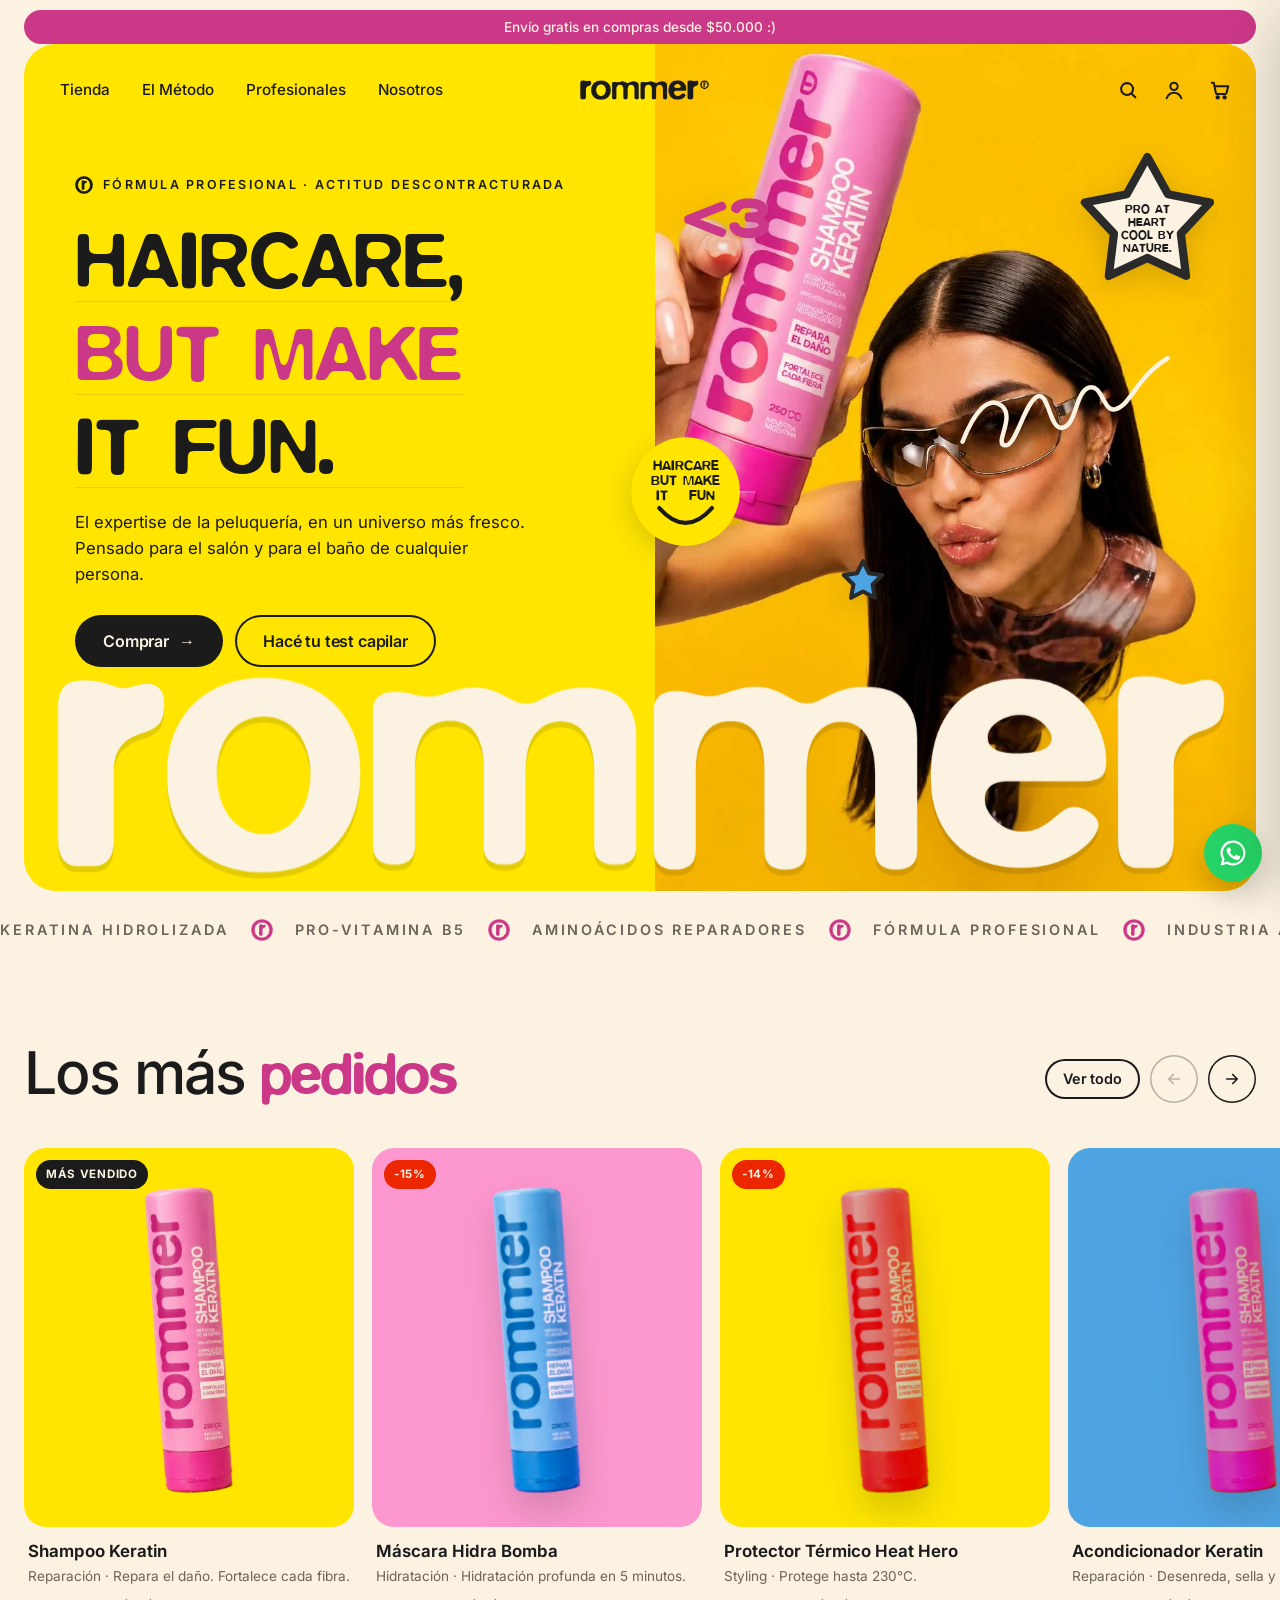
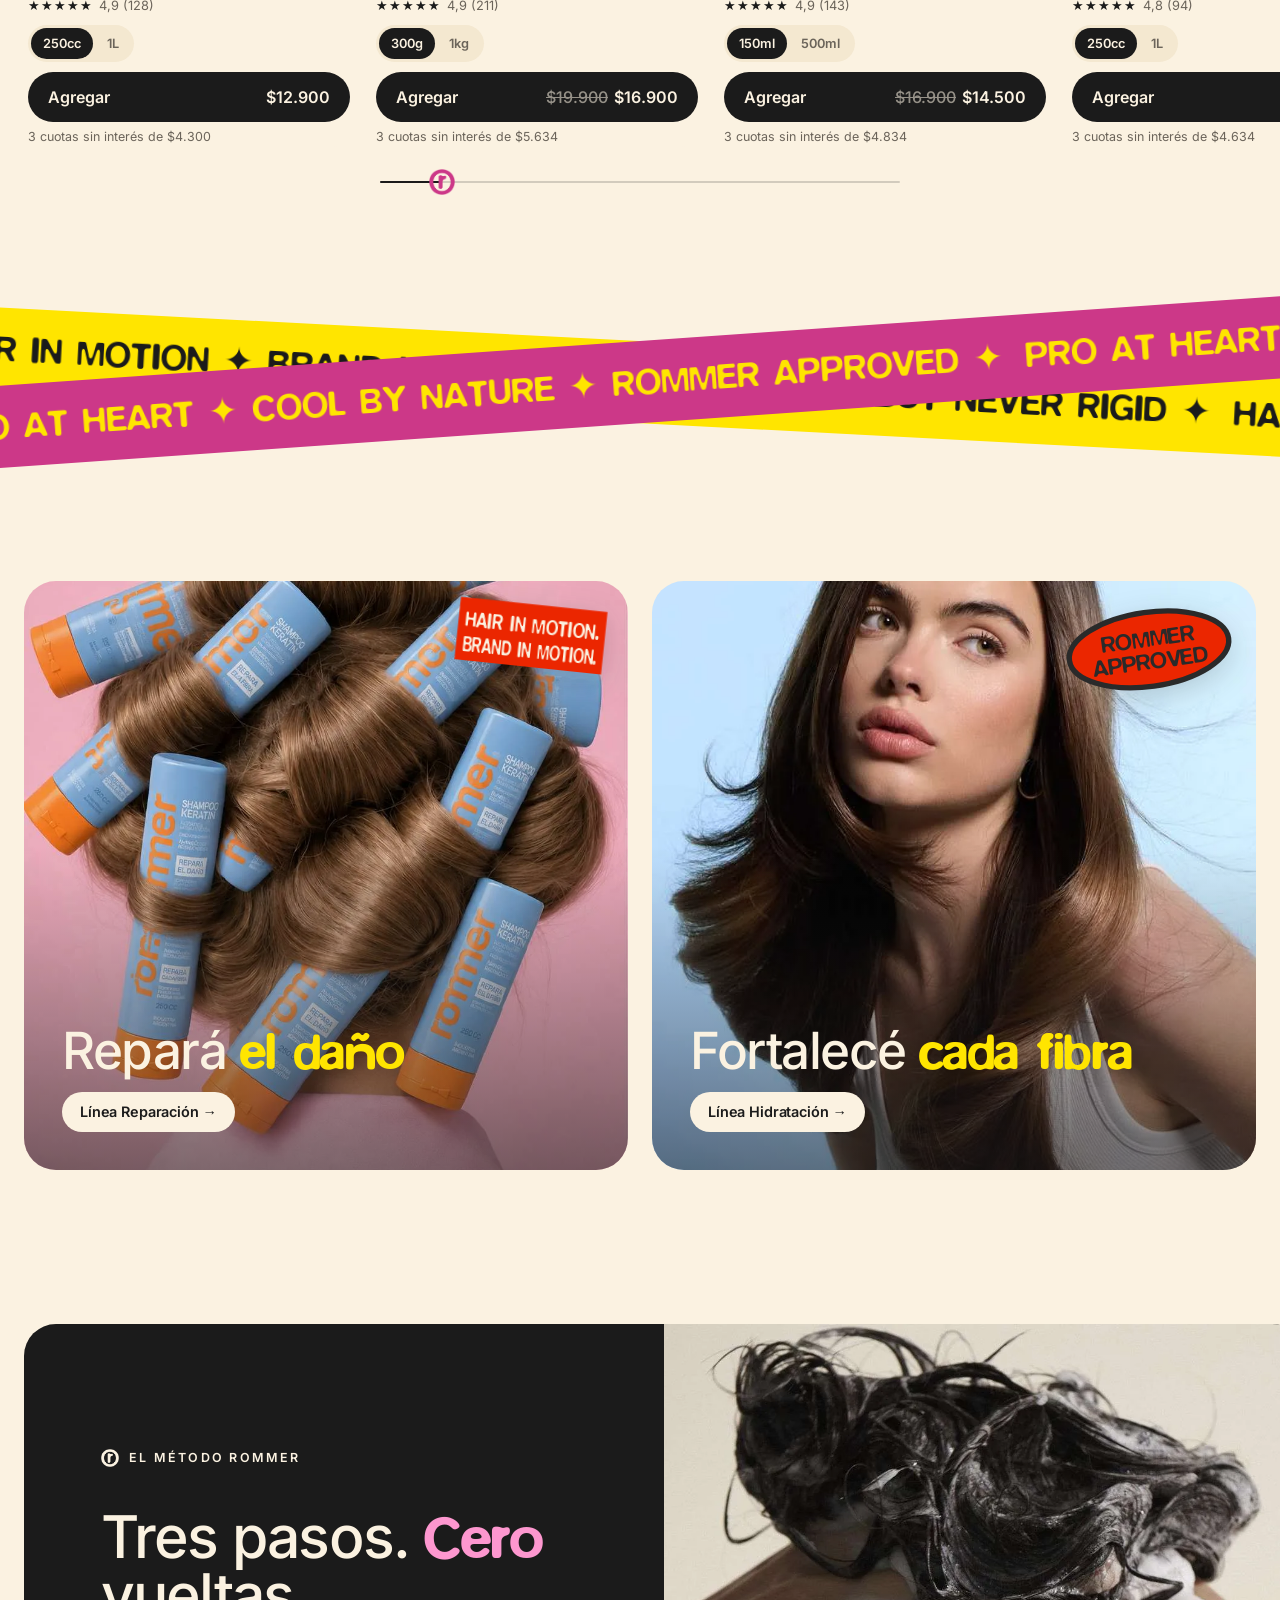
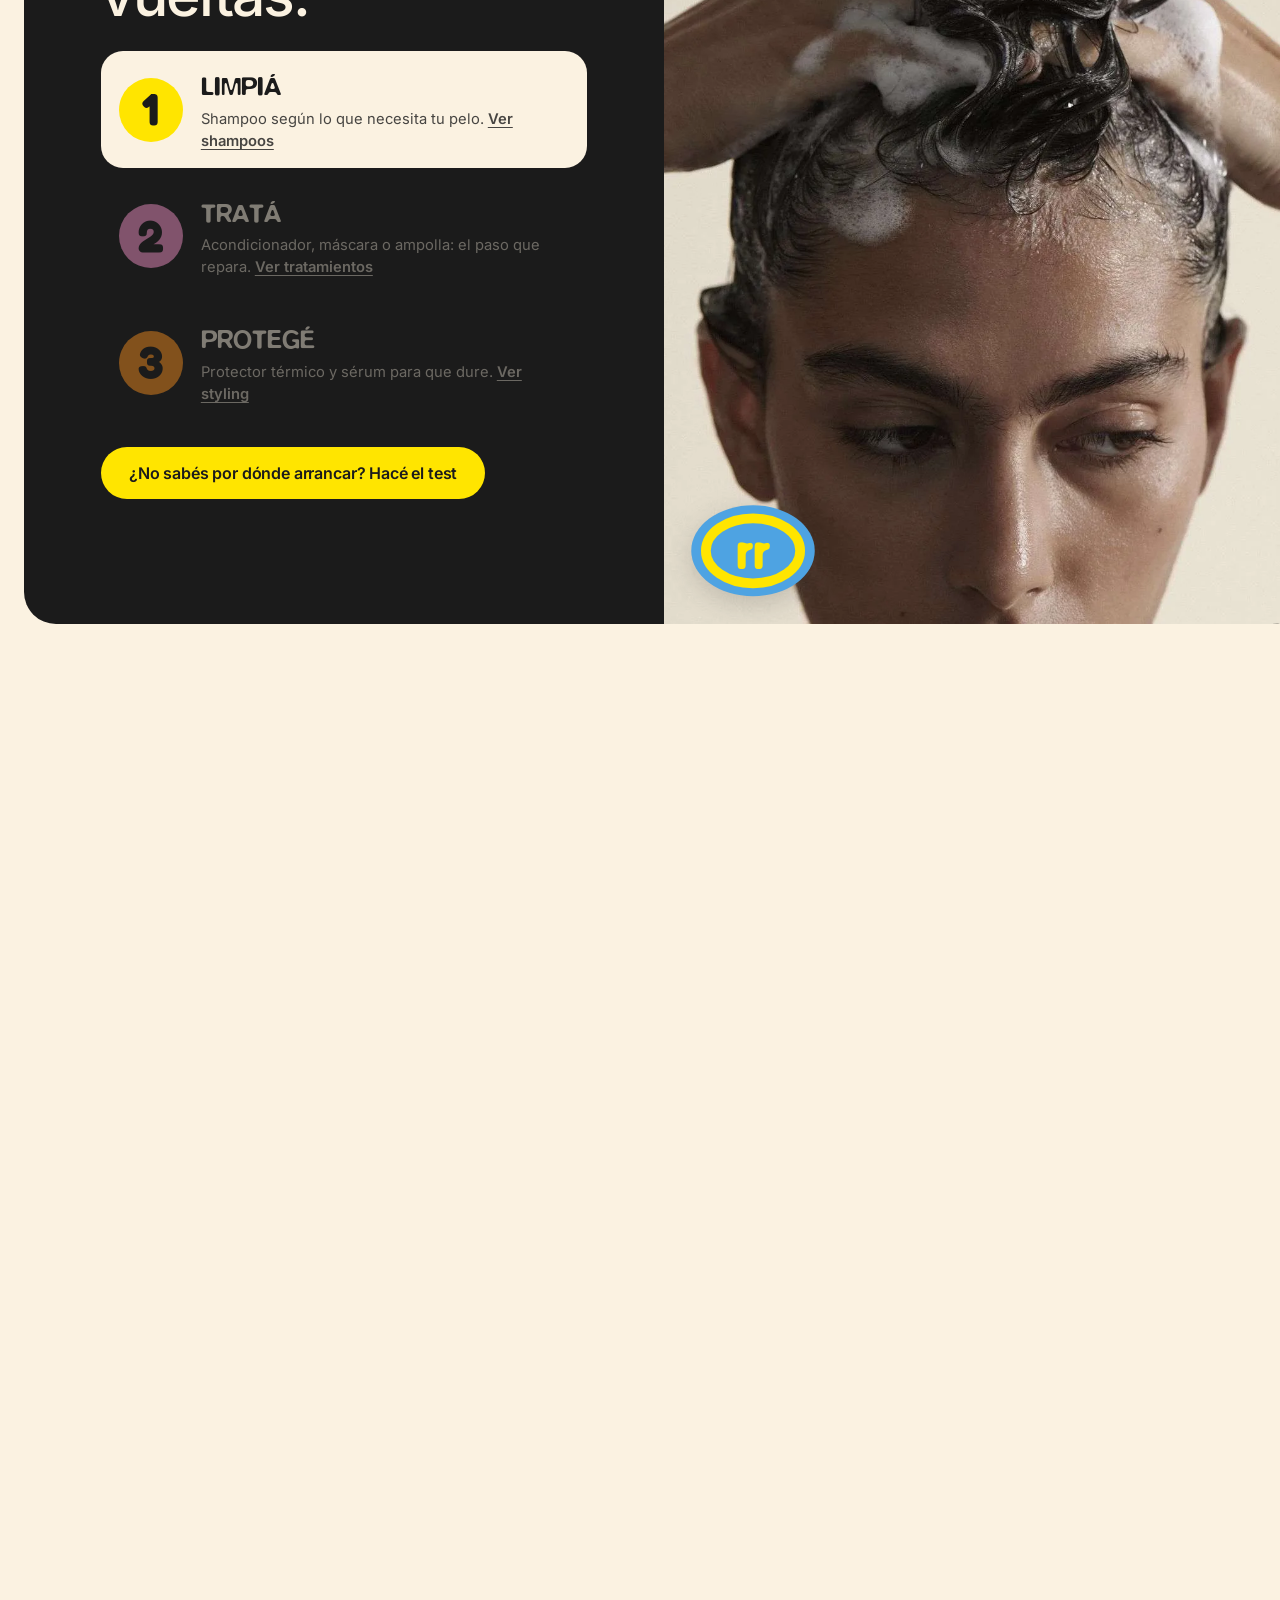
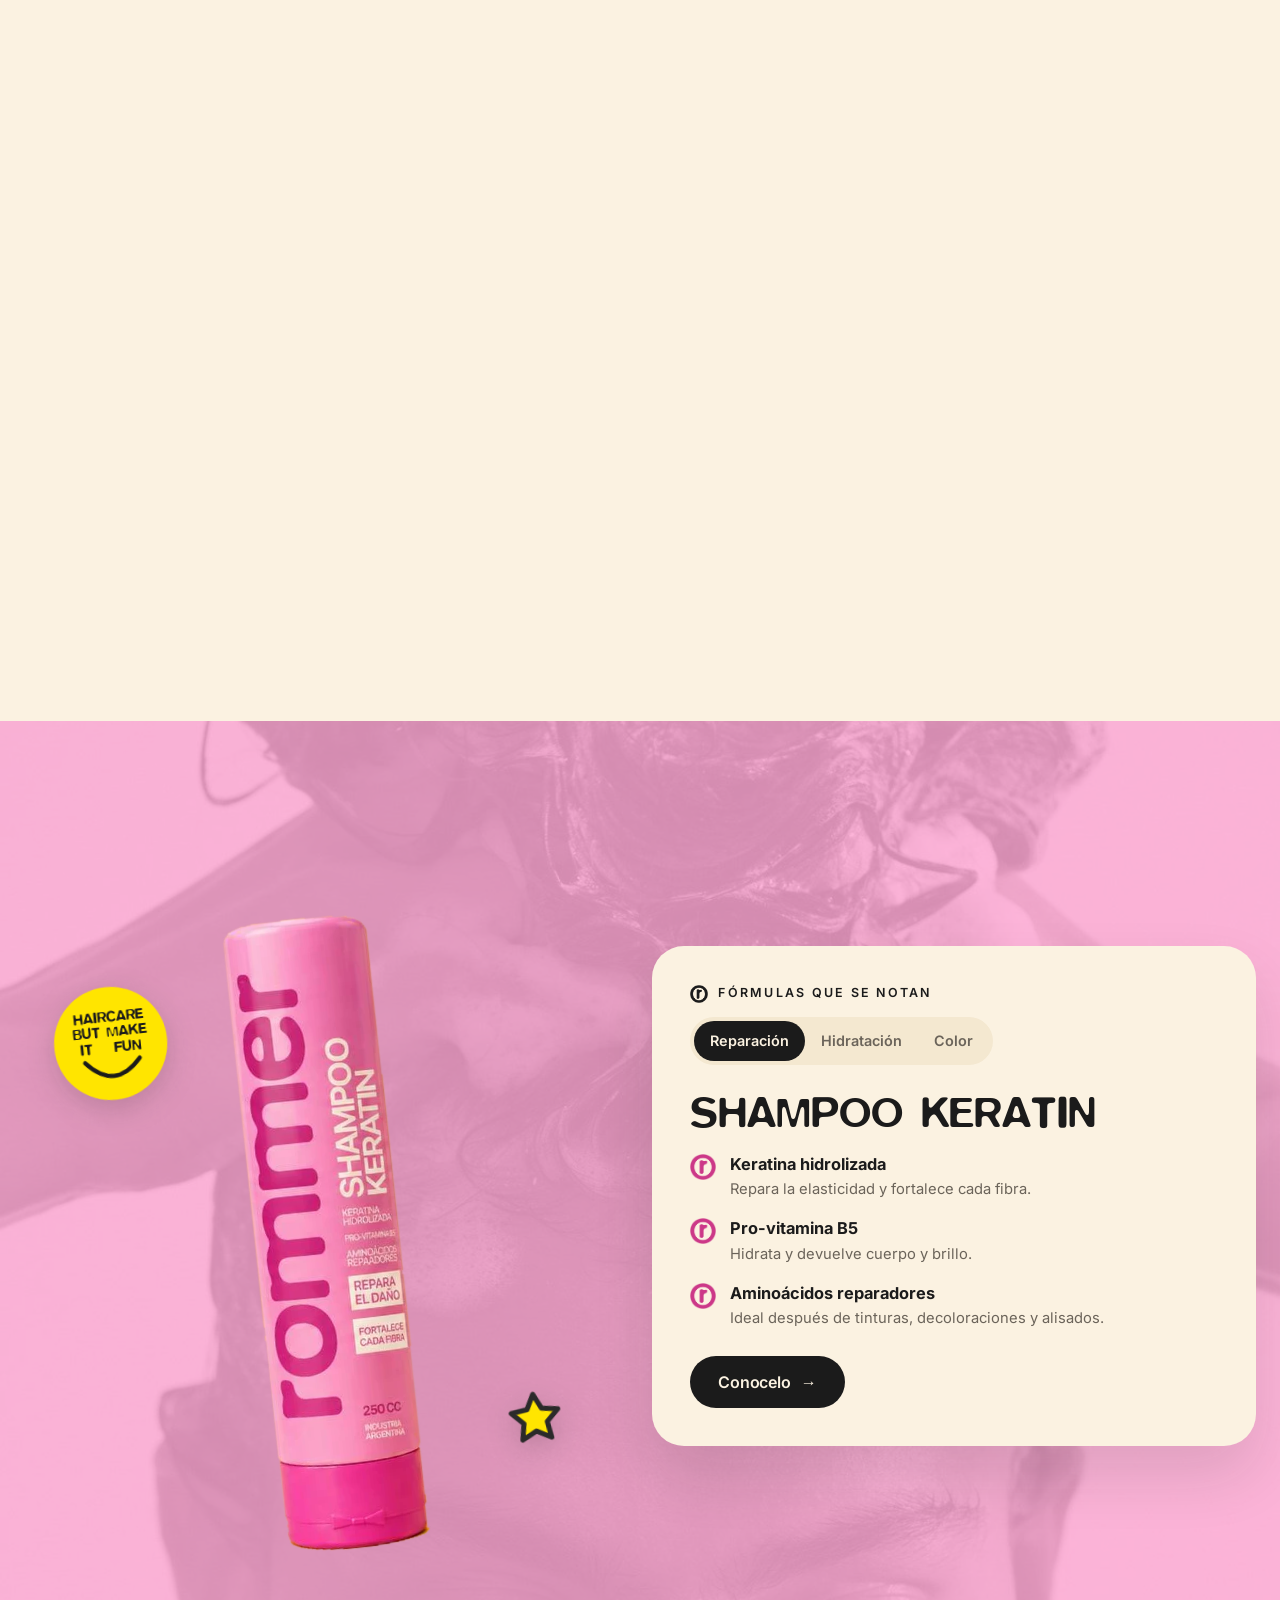
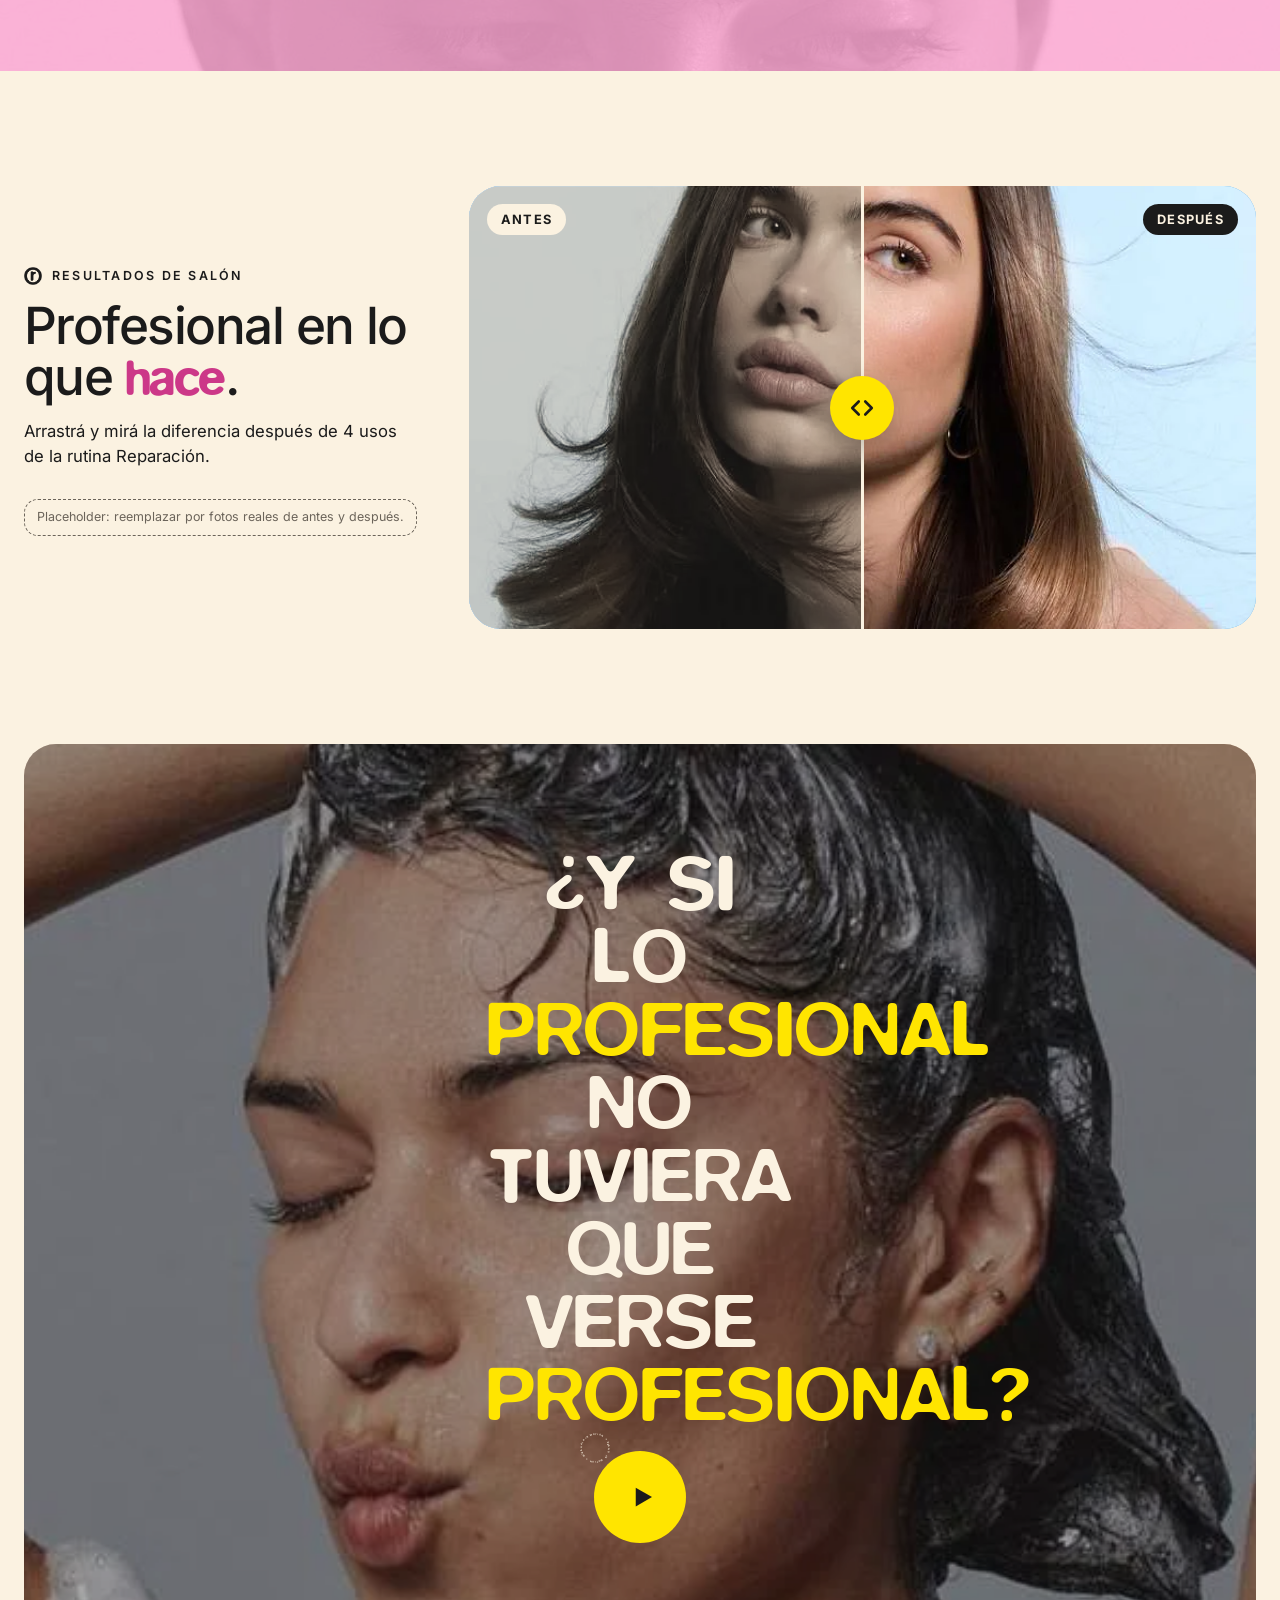
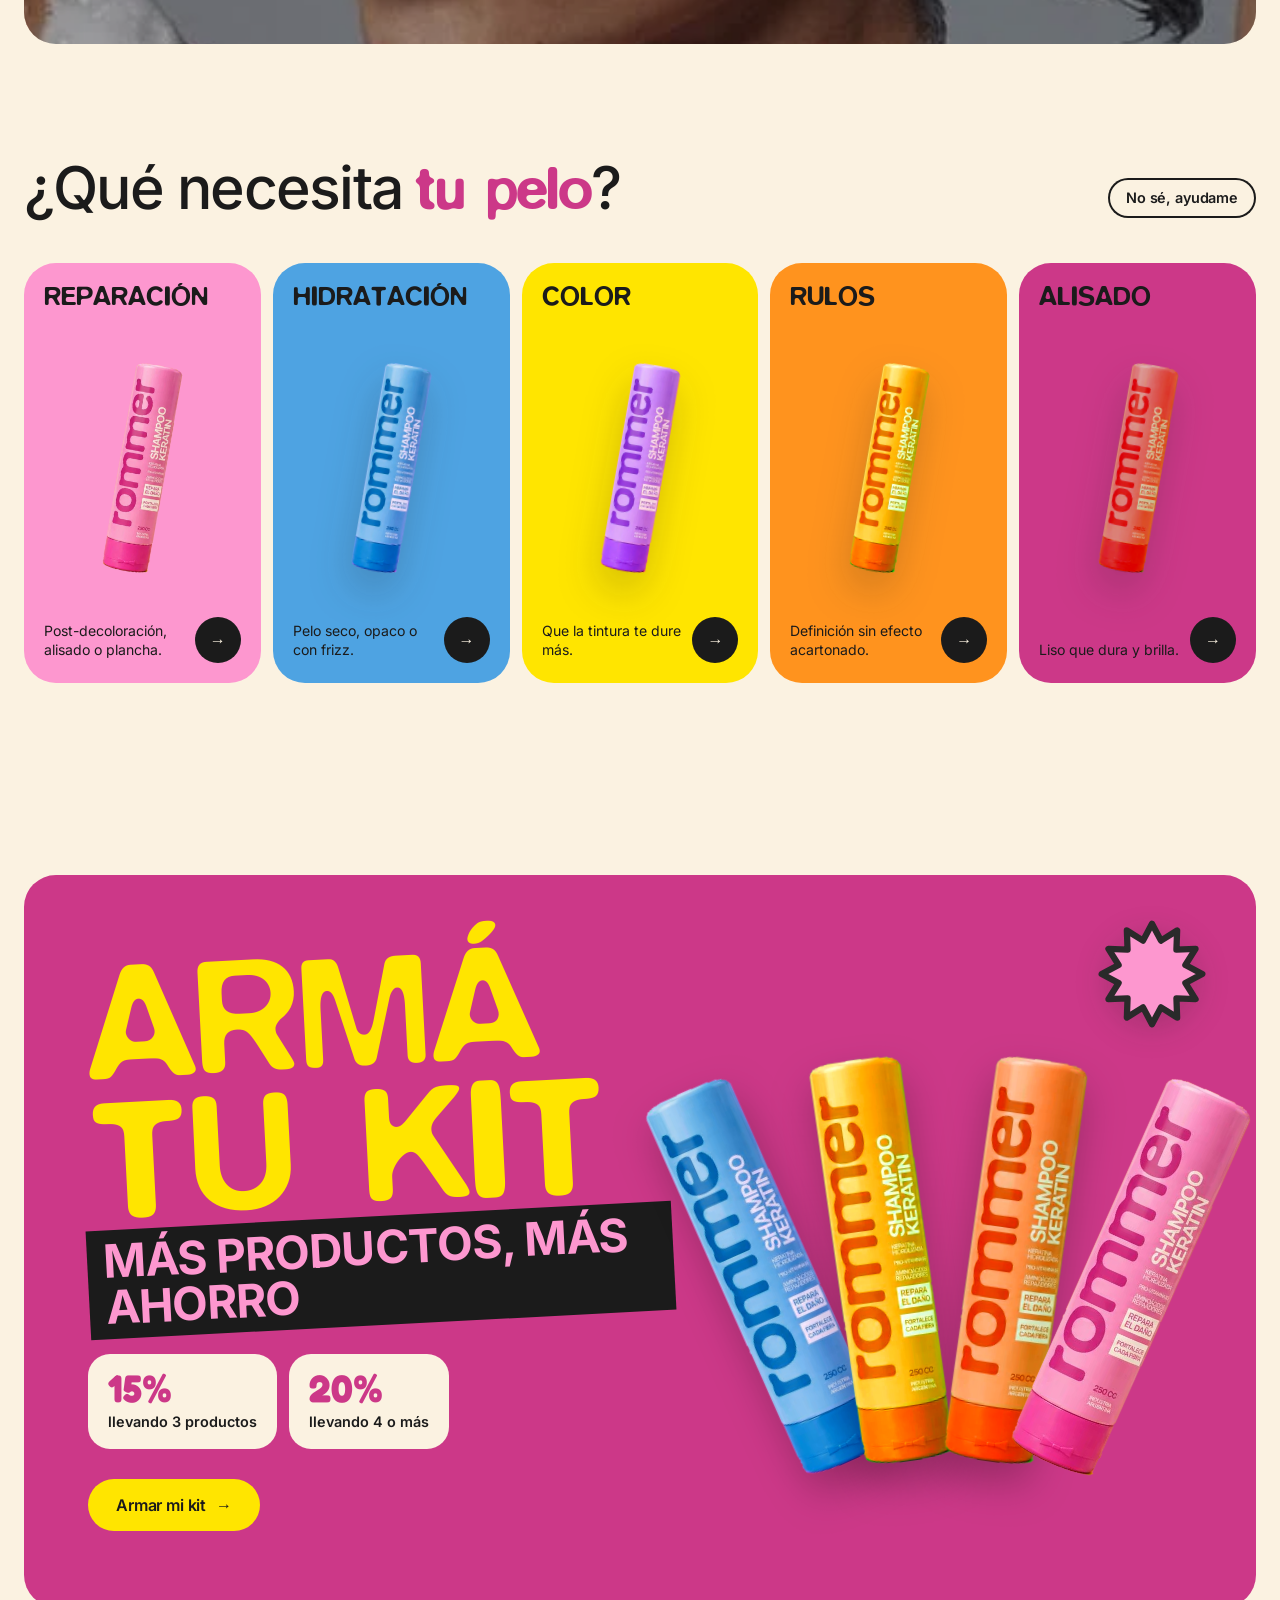
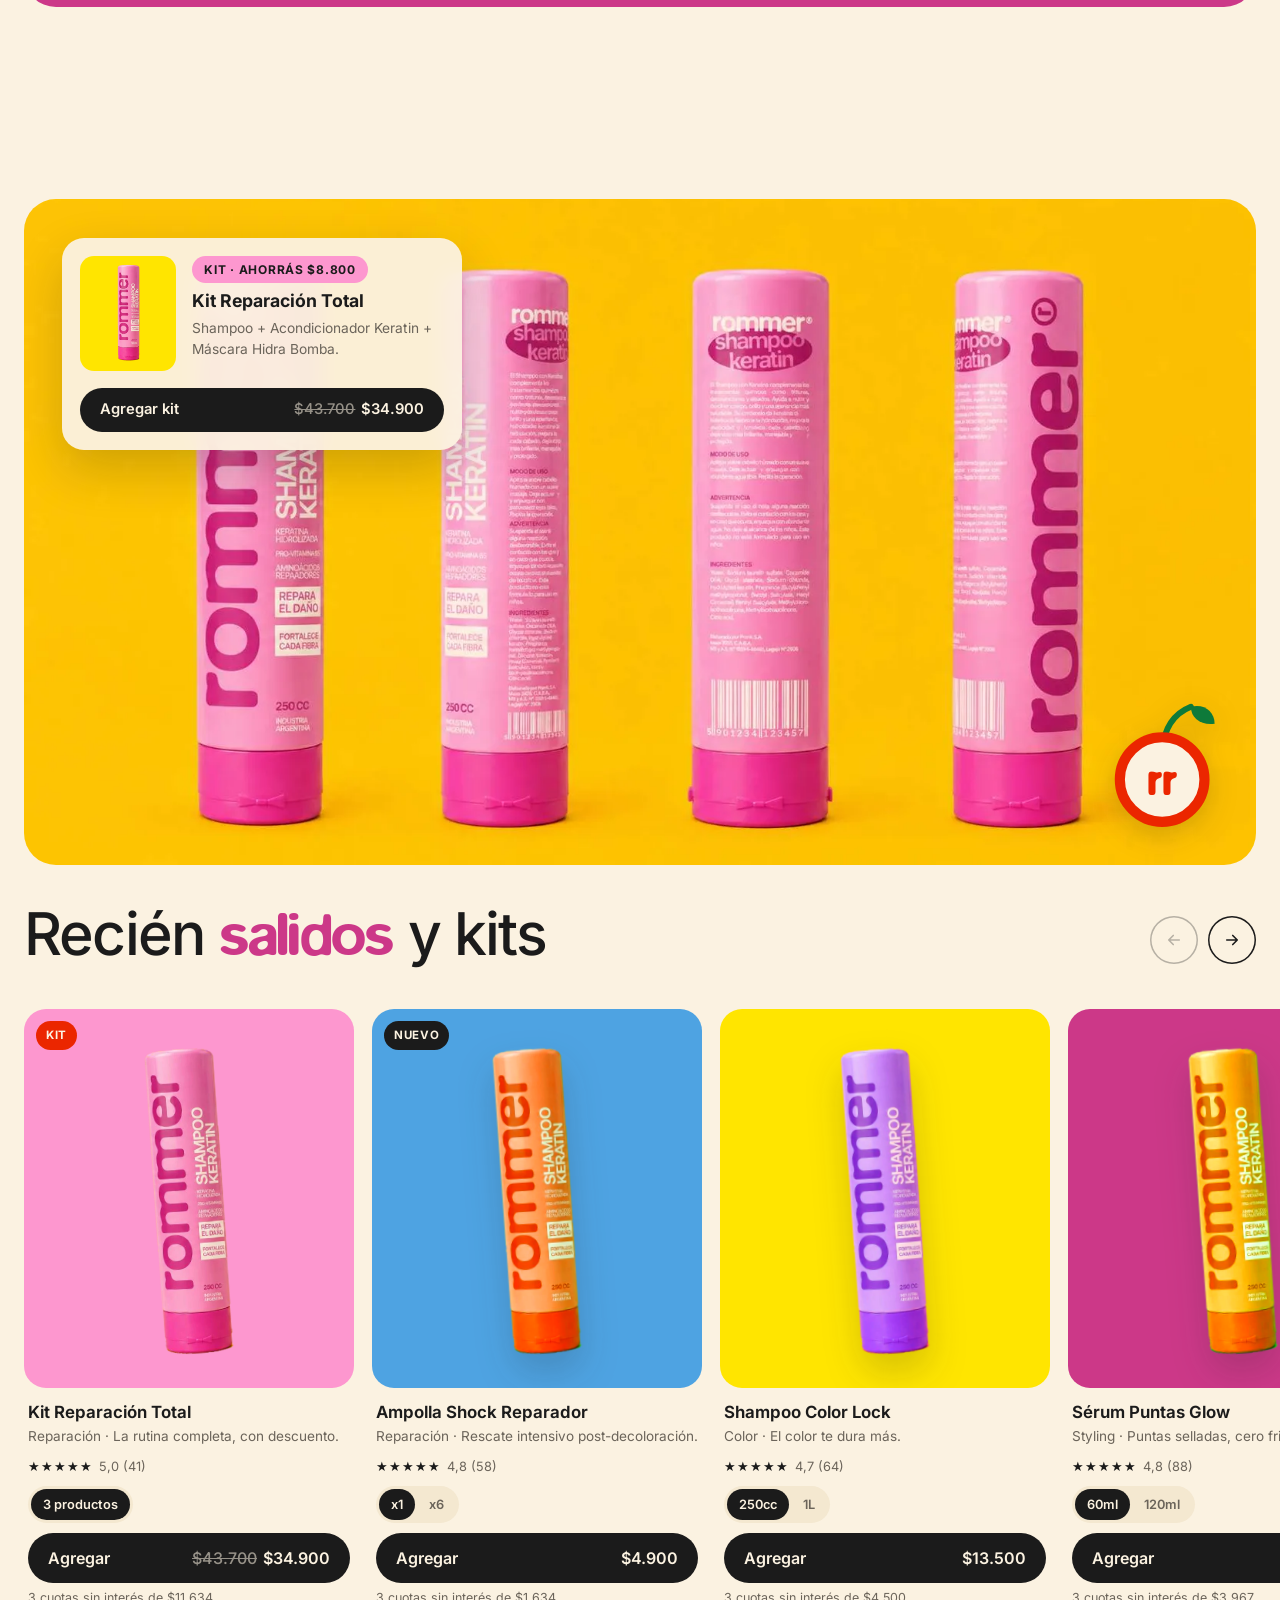
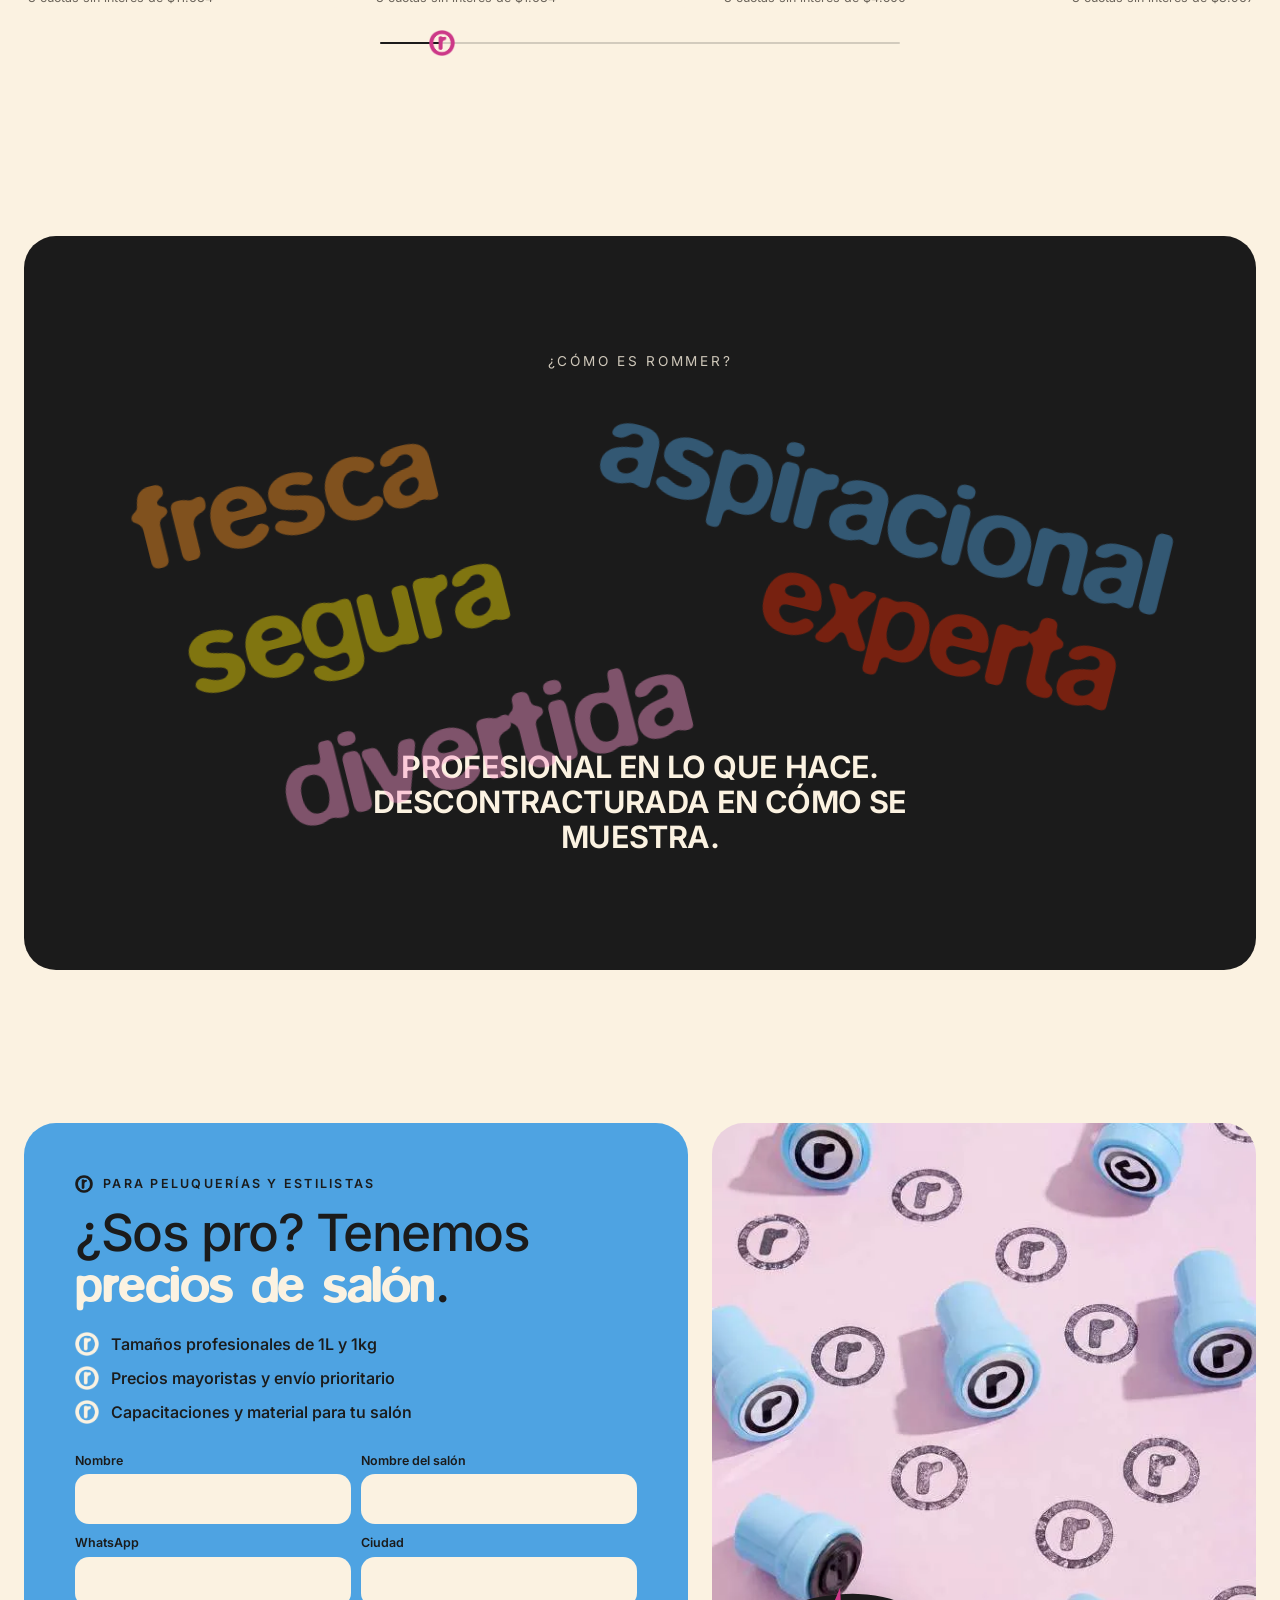
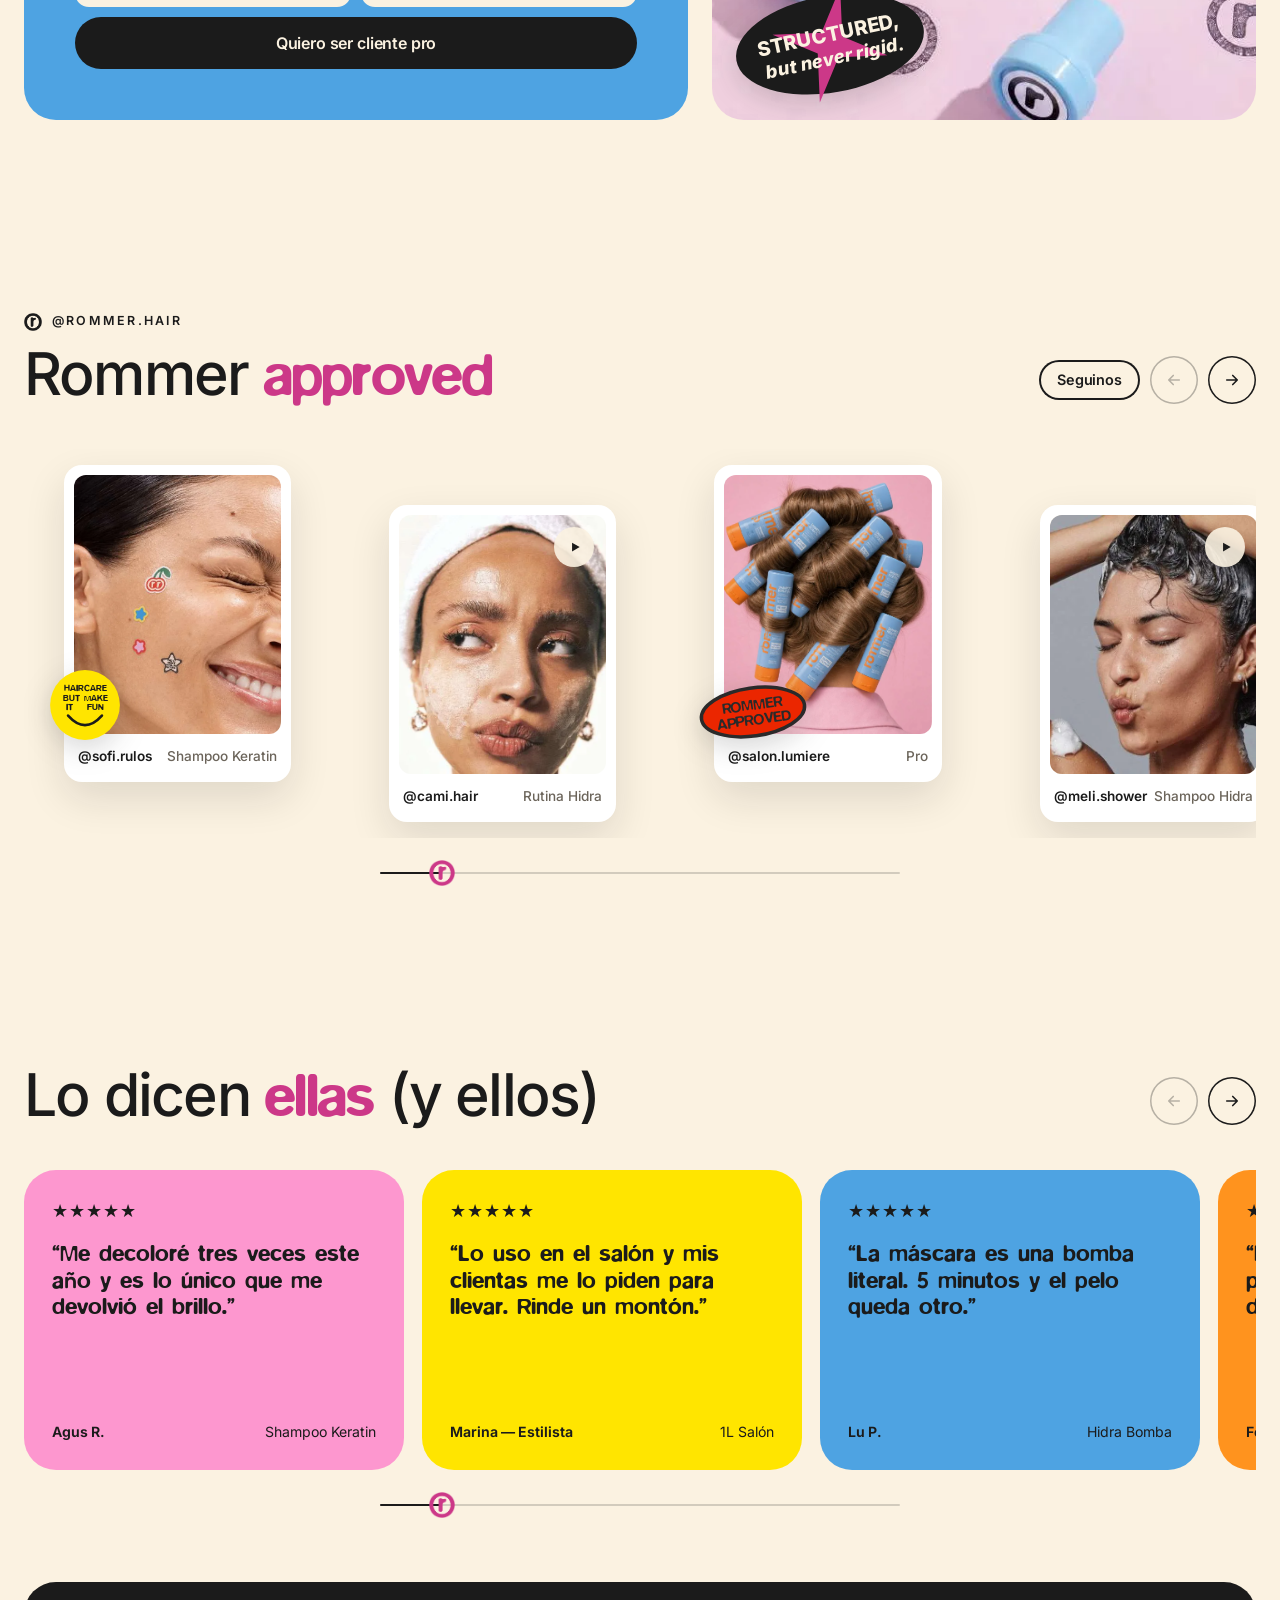
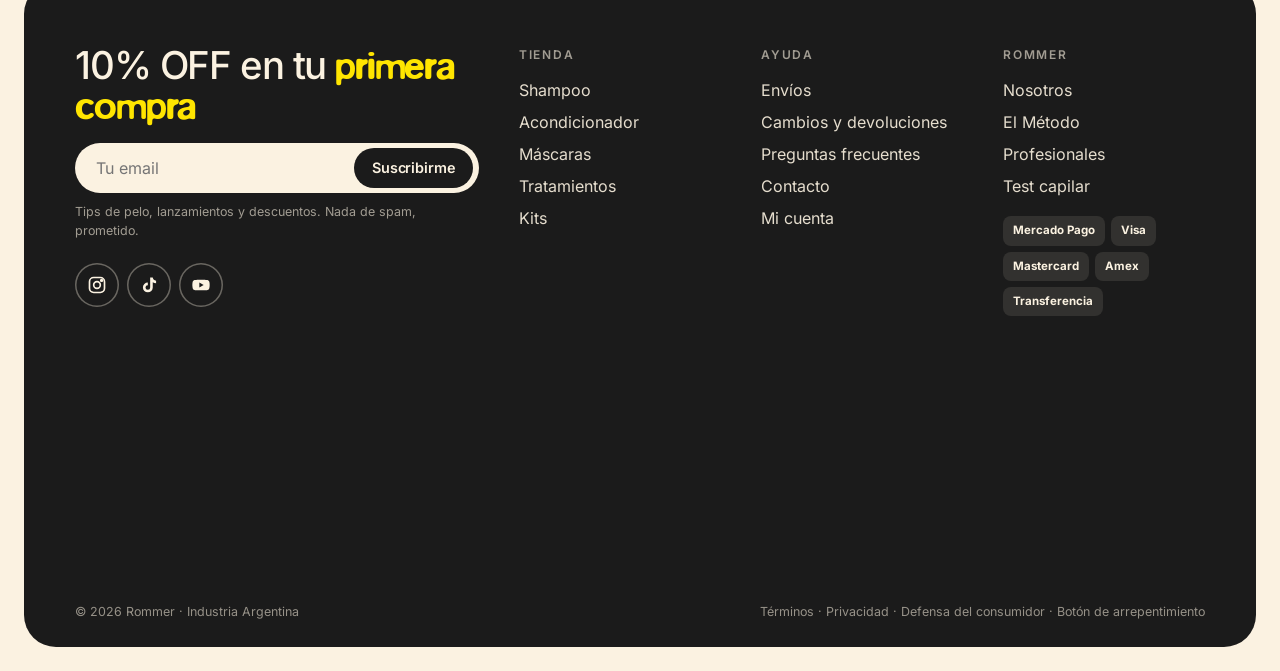
<file: index.html>
<!doctype html>
<html lang="es-AR">
<head>
<meta charset="utf-8">
<meta name="viewport" content="width=device-width, initial-scale=1">
<title>Rommer — Cuidado capilar, pero con onda</title>
<meta name="description" content="Rommer: fórmula profesional, actitud descontracturada. Shampoo, acondicionador, máscaras y tratamientos para usar en casa o en el salón.">
<link rel="preload" href="assets/fonts/blur-medium.woff2" as="font" type="font/woff2" crossorigin>
<link rel="preload" href="assets/fonts/fredoka-latin-standard-normal.woff2" as="font" type="font/woff2" crossorigin>
<link rel="preload" href="assets/fonts/inter-latin-wght-normal.woff2" as="font" type="font/woff2" crossorigin>
<link rel="stylesheet" href="vendor/swiper-bundle.min.css">
<link rel="stylesheet" href="vendor/lenis.css">
<link rel="stylesheet" href="assets/css/rommer.css">
</head>
<body data-page="home">

<!-- Preloader -->
<div class="preloader" aria-hidden="true"><span class="js-wordmark"></span><div class="preloader__bar"><i></i></div></div>

<!-- 1. Barra de anuncio -->
<div class="announce" role="region" aria-label="Novedades">
  <div class="announce__pill">
    <p class="announce__msg">Prototipo de diseño · productos y precios de ejemplo</p>
    <p class="announce__msg">Envío gratis en compras desde $50.000 :)</p>
    <p class="announce__msg">3 cuotas sin interés con todas las tarjetas</p>
    <p class="announce__msg">Armá tu kit: 3 productos 15% OFF · 4 productos 20% OFF</p>
  </div>
</div>

<!-- 2. Header -->
<header class="header">
  <div class="header__bar">
    <nav class="header__nav" aria-label="Principal">
      <button class="js-mega" aria-expanded="false" aria-controls="mega">Tienda</button>
      <a href="#metodo">El Método</a>
      <a href="#profesionales">Profesionales</a>
      <a href="#" class="js-soon" data-soon="La página Nosotros la armamos en la próxima etapa">Nosotros</a>
    </nav>
    <button class="icon-btn burger js-burger" aria-label="Abrir menú"><svg viewBox="0 0 24 24" fill="none" stroke="currentColor" stroke-width="2.2" stroke-linecap="round"><path d="M4 8h16M4 16h11"/></svg></button>
    <a class="header__logo" href="index.html" aria-label="Rommer, inicio"><span class="logo-img"></span></a>
    <div class="header__actions">
      <button class="icon-btn js-search" aria-label="Buscar"><svg viewBox="0 0 24 24" fill="none" stroke="currentColor" stroke-width="2.2" stroke-linecap="round"><circle cx="11" cy="11" r="6.5"/><path d="m20 20-4-4"/></svg></button>
      <a class="icon-btn header__search-desk js-soon" href="#" data-soon="Mi cuenta la conecta WooCommerce en WordPress" aria-label="Mi cuenta"><svg viewBox="0 0 24 24" fill="none" stroke="currentColor" stroke-width="2.2" stroke-linecap="round"><circle cx="12" cy="8" r="4"/><path d="M4 21c1.5-4 4.5-6 8-6s6.5 2 8 6"/></svg></a>
      <button class="icon-btn cart-btn js-open-cart" aria-label="Abrir changuito"><svg viewBox="0 0 24 24" fill="none" stroke="currentColor" stroke-width="2.2" stroke-linecap="round" stroke-linejoin="round"><path d="M3 4h2.2l2.3 11.2a1.5 1.5 0 0 0 1.5 1.2h8.6a1.5 1.5 0 0 0 1.5-1.1L21 8H6.2"/><circle cx="9.5" cy="20" r="1.3"/><circle cx="17" cy="20" r="1.3"/></svg><span class="cart-count">0</span></button>
    </div>
  </div>
  <!-- Mega-menú -->
  <div class="mega" id="mega">
    <div><h4>Por categoría</h4><ul>
      <li><a href="#mas-vendidos">Shampoo</a></li><li><a href="#mas-vendidos">Acondicionador</a></li><li><a href="#mas-vendidos">Máscaras</a></li><li><a href="#mas-vendidos">Tratamientos</a></li><li><a href="#mas-vendidos">Styling</a></li><li><a href="#novedades">Kits <small>ahorrá hasta 20%</small></a></li></ul></div>
    <div><h4>Por necesidad</h4><ul>
      <li><a href="#necesidades">Reparación</a></li><li><a href="#necesidades">Hidratación</a></li><li><a href="#necesidades">Color</a></li><li><a href="#necesidades">Rulos</a></li><li><a href="#necesidades">Alisado</a></li></ul></div>
    <div><h4>El Método Rommer</h4><ul>
      <li><a href="#metodo">1. Limpiá</a></li><li><a href="#metodo">2. Tratá</a></li><li><a href="#metodo">3. Protegé</a></li><li><a href="#" class="js-quiz">Test capilar <small>2 min</small></a></li></ul></div>
    <a class="mega__feature" href="#novedades"><img src="assets/img/campaign-pink.webp" alt="" loading="lazy"><span class="btn btn--cream btn--sm">Kit Reparación Total →</span></a>
  </div>
</header>

<!-- Menú mobile -->
<nav class="mmenu" aria-label="Menú mobile">
  <button class="icon-btn mmenu__close js-close" aria-label="Cerrar menú"><svg viewBox="0 0 24 24" fill="none" stroke="currentColor" stroke-width="2.2" stroke-linecap="round"><path d="M6 6l12 12M18 6 6 18"/></svg></button>
  <a class="big" href="#mas-vendidos">Tienda</a>
  <a class="big" href="#metodo">El Método</a>
  <a class="big" href="#necesidades">Necesidades</a>
  <a class="big" href="#profesionales">Profesionales</a>
  <a class="big js-quiz" href="#">Test capilar</a>
  <div class="mmenu__small"><a href="#">Mi cuenta</a><a href="#">Envíos</a><a href="#">Preguntas frecuentes</a><a href="#">Contacto</a></div>
</nav>

<!-- Buscador -->
<div class="search" role="dialog" aria-label="Buscar productos">
  <div class="search__box">
    <input class="search__input" type="search" placeholder="¿Qué necesita tu pelo?" aria-label="Buscar">
    <div class="search__results"></div>
  </div>
</div>

<main id="top">

  <!-- 3. Hero -->
  <section class="hero" aria-label="Rommer">
    <div class="hero__card">
      <div class="hero__copy">
        <p class="eyebrow"><span class="r-dot"></span>Fórmula profesional · Actitud descontracturada</p>
        <h1 class="display hero__title"><span class="line"><span>Haircare,</span></span><span class="line"><span class="pink">but make</span></span><span class="line"><span>it fun.</span></span></h1>
        <p class="lead">El expertise de la peluquería, en un universo más fresco. Pensado para el salón y para el baño de cualquier persona.</p>
        <div class="hero__ctas">
          <a class="btn btn--ink" href="#mas-vendidos">Comprar <span class="arrow">→</span></a>
          <a class="btn btn--line js-quiz" href="#">Hacé tu test capilar</a>
        </div>
      </div>
      <div class="hero__media">
        <img src="assets/img/campaign-yellow.webp" alt="Chica con anteojos sosteniendo el Shampoo Keratin de Rommer sobre fondo amarillo" fetchpriority="high">
      </div>
      <svg class="hero__scribble" viewBox="0 0 260 90" fill="none" aria-hidden="true"><path pathLength="1" d="M6 60c20-30 40-46 52-30s-18 40-6 44 30-40 46-46 6 40 22 40 22-36 38-38 10 30 24 30c18 0 30-30 70-44" stroke="currentColor" stroke-width="5" stroke-linecap="round" stroke-linejoin="round"/></svg>
      <span class="sticker hero__badge spin-slow" data-sticker="proheart" data-depth="1.2" style="animation-duration:22s"></span>
      <span class="sticker float hero__smiley" data-sticker="smiley" data-depth=".8"></span>
      <span class="sticker hero__heart" data-sticker="heart" data-depth="-1"></span>
      <span class="sticker" data-sticker="star" data-fill="#4EA3E2" data-depth="1.6" style="width:46px;right:30%;bottom:34%;z-index:6"></span>
      <div class="hero__word" aria-hidden="true"><span class="js-wordmark"></span></div>
    </div>
  </section>

  <!-- 4. Marquee de beneficios -->
  <div class="marquee benefits" aria-label="Beneficios" style="--dur:40s">
    <div class="marquee__track">
      <span class="marquee__item">Keratina hidrolizada <span class="r-dot"></span> Pro-vitamina B5 <span class="r-dot"></span> Aminoácidos reparadores <span class="r-dot"></span> Fórmula profesional <span class="r-dot"></span> Industria argentina <span class="r-dot"></span></span>
      <span class="marquee__item" aria-hidden="true">Keratina hidrolizada <span class="r-dot"></span> Pro-vitamina B5 <span class="r-dot"></span> Aminoácidos reparadores <span class="r-dot"></span> Fórmula profesional <span class="r-dot"></span> Industria argentina <span class="r-dot"></span></span>
    </div>
  </div>

  <!-- 5. Carrusel Más vendidos -->
  <section class="section section--tight" id="mas-vendidos" data-carousel-wrap>
    <div class="wrap">
      <div class="section-head reveal">
        <h2 class="mix">Los más <em>pedidos</em></h2>
        <div class="section-head__side">
          <a class="btn btn--line btn--sm" href="#">Ver todo</a>
          <button class="round-arrow js-prev" aria-label="Anterior"><svg viewBox="0 0 24 24" fill="none" stroke="currentColor" stroke-width="2.2" stroke-linecap="round" stroke-linejoin="round"><path d="M19 12H5M11 6l-6 6 6 6"/></svg></button>
          <button class="round-arrow js-next" aria-label="Siguiente"><svg viewBox="0 0 24 24" fill="none" stroke="currentColor" stroke-width="2.2" stroke-linecap="round" stroke-linejoin="round"><path d="M5 12h14M13 6l6 6-6 6"/></svg></button>
        </div>
      </div>
      <div class="swiper carousel js-carousel" data-products="shampoo-keratin,mascara-hidra-bomba,heat-hero,acondicionador-keratin,serum-glow,ampolla-shock,shampoo-hidra,color-lock">
        <div class="swiper-wrapper"></div>
      </div>
      <div class="r-progress" aria-hidden="true"><div class="r-progress__fill"></div><div class="r-progress__knob"><span class="r-dot"></span></div></div>
    </div>
  </section>

  <!-- Cintas cruzadas -->
  <div class="tapes" aria-hidden="true">
    <div class="tape tape--b marquee marquee--rev" style="--dur:34s"><div class="marquee__track">
      <span class="marquee__item">Hair in motion ✦ Brand in motion ✦ Structured but never rigid ✦</span><span class="marquee__item">Hair in motion ✦ Brand in motion ✦ Structured but never rigid ✦</span>
    </div></div>
    <div class="tape tape--a marquee" style="--dur:26s"><div class="marquee__track">
      <span class="marquee__item">Pro at heart ✦ Cool by nature ✦ Rommer approved ✦</span><span class="marquee__item">Pro at heart ✦ Cool by nature ✦ Rommer approved ✦</span>
    </div></div>
  </div>

  <!-- 6. Banners 50/50 -->
  <section class="section section--tight">
    <div class="wrap duo">
      <a class="duo__card reveal" href="producto.html#shampoo-keratin">
        <img src="assets/img/campaign-pink.webp" alt="Cabeza con ruleros hechos con envases de Rommer sobre fondo rosa" loading="lazy">
        <div class="duo__body"><p class="mix">Repará <em>el daño</em></p><span class="btn btn--cream btn--sm">Línea Reparación →</span></div>
        <span class="sticker" data-sticker="motion" style="width:150px;top:22px;right:22px;transform:rotate(6deg)"></span>
      </a>
      <a class="duo__card reveal" href="producto.html#mascara-hidra-bomba">
        <img src="assets/img/campaign-blue.webp" alt="Chica con pelo largo en movimiento sobre fondo celeste" loading="lazy">
        <div class="duo__body"><p class="mix">Fortalecé <em>cada fibra</em></p><span class="btn btn--cream btn--sm">Línea Hidratación →</span></div>
        <span class="sticker" data-sticker="approved" style="width:170px;top:22px;right:22px"></span>
      </a>
    </div>
  </section>

  <!-- 7. El Método Rommer -->
  <section class="section section--tight" id="metodo">
    <div class="method">
      <div class="method__inner">
        <div class="method__left">
          <p class="eyebrow"><span class="r-dot"></span>El Método Rommer</p>
          <h2 class="mix">Tres pasos. <em>Cero</em> vueltas.</h2>
          <div class="steps">
            <div class="step" style="--c:#FFE500"><span class="step__n">1</span><div><h3>Limpiá</h3><p>Shampoo según lo que necesita tu pelo. <a href="producto.html#shampoo-keratin">Ver shampoos</a></p></div></div>
            <div class="step" style="--c:#FD97CF"><span class="step__n">2</span><div><h3>Tratá</h3><p>Acondicionador, máscara o ampolla: el paso que repara. <a href="producto.html#mascara-hidra-bomba">Ver tratamientos</a></p></div></div>
            <div class="step" style="--c:#FF931E"><span class="step__n">3</span><div><h3>Protegé</h3><p>Protector térmico y sérum para que dure. <a href="producto.html#heat-hero">Ver styling</a></p></div></div>
          </div>
          <div><a class="btn btn--yellow js-quiz" href="#">¿No sabés por dónde arrancar? Hacé el test</a></div>
        </div>
        <div class="method__right">
          <img class="method__img" src="assets/img/foam-hands.webp" alt="Manos con espuma de shampoo" loading="lazy">
          <img class="method__img" src="assets/img/towel-face.webp" alt="Chica con toalla en la cabeza" loading="lazy">
          <img class="method__img" src="assets/img/hair-comb.webp" alt="Peine celeste en pelo cobrizo" loading="lazy">
          <span class="sticker method__tag float" data-sticker="rr" style="position:absolute;width:130px"></span>
        </div>
      </div>
    </div>
  </section>

  <!-- 8. Producto estrella con pestañas -->
  <section class="section star-prod" style="--tabc:#FD97CF">
    <div class="star-prod__bg" aria-hidden="true"><img src="assets/img/foam-hands.webp" alt="" loading="lazy"></div>
    <div class="wrap star-prod__grid">
      <div class="star-prod__bottle" style="--tint:none" aria-hidden="true">
        <img class="is-active" src="assets/img/bottle-0.webp" alt="" loading="lazy">
        <img src="assets/img/bottle-1.webp" alt="" loading="lazy">
        <img src="assets/img/bottle-2.webp" alt="" loading="lazy">
        <img src="assets/img/bottle-3.webp" alt="" loading="lazy">
        <span class="sticker pop" data-sticker="smiley" style="width:120px;left:8%;top:12%"></span>
        <span class="sticker pop" data-sticker="star" data-fill="#FFE500" style="width:56px;right:14%;bottom:18%"></span>
      </div>
      <div class="tabs-card reveal" data-tabs>
        <p class="eyebrow"><span class="r-dot"></span>Fórmulas que se notan</p>
        <div class="tabs" role="tablist" aria-label="Líneas">
          <button role="tab" id="t1" aria-controls="p1" aria-selected="true" data-c="pink" data-t="pink">Reparación</button>
          <button role="tab" id="t2" aria-controls="p2" aria-selected="false" data-c="sky" data-t="sky">Hidratación</button>
          <button role="tab" id="t3" aria-controls="p3" aria-selected="false" data-c="yellow" data-t="violet">Color</button>
        </div>
        <div class="tab-panel" role="tabpanel" id="p1" aria-labelledby="t1">
          <h3 class="display h-md">Shampoo Keratin</h3>
          <ul class="actives">
            <li><span class="r-dot"></span><div><strong>Keratina hidrolizada</strong><span>Repara la elasticidad y fortalece cada fibra.</span></div></li>
            <li><span class="r-dot"></span><div><strong>Pro-vitamina B5</strong><span>Hidrata y devuelve cuerpo y brillo.</span></div></li>
            <li><span class="r-dot"></span><div><strong>Aminoácidos reparadores</strong><span>Ideal después de tinturas, decoloraciones y alisados.</span></div></li>
          </ul>
          <a class="btn btn--ink" href="producto.html#shampoo-keratin">Conocelo <span class="arrow">→</span></a>
        </div>
        <div class="tab-panel" role="tabpanel" id="p2" aria-labelledby="t2" hidden>
          <h3 class="display h-md">Máscara Hidra Bomba</h3>
          <ul class="actives">
            <li><span class="r-dot"></span><div><strong>Ácido hialurónico</strong><span>Retiene la humedad dentro de la fibra.</span></div></li>
            <li><span class="r-dot"></span><div><strong>Manteca de karité</strong><span>Nutre sin apelmazar.</span></div></li>
            <li><span class="r-dot"></span><div><strong>Pantenol</strong><span>Suavidad y brillo desde el primer uso.</span></div></li>
          </ul>
          <a class="btn btn--ink" href="producto.html#mascara-hidra-bomba">Conocela <span class="arrow">→</span></a>
        </div>
        <div class="tab-panel" role="tabpanel" id="p3" aria-labelledby="t3" hidden>
          <h3 class="display h-md">Shampoo Color Lock</h3>
          <ul class="actives">
            <li><span class="r-dot"></span><div><strong>Filtro UV</strong><span>Protege el color del sol.</span></div></li>
            <li><span class="r-dot"></span><div><strong>pH ácido</strong><span>Sella la cutícula para que el color no se vaya.</span></div></li>
            <li><span class="r-dot"></span><div><strong>Aminoácidos</strong><span>Fortalece el pelo procesado.</span></div></li>
          </ul>
          <a class="btn btn--ink" href="producto.html#color-lock">Conocelo <span class="arrow">→</span></a>
        </div>
      </div>
    </div>
  </section>

  <!-- 9. Antes / después -->
  <section class="section">
    <div class="wrap ba-grid">
      <div class="reveal">
        <p class="eyebrow"><span class="r-dot"></span>Resultados de salón</p>
        <h2 class="mix" style="font-size:clamp(2rem,4vw,3.6rem)">Profesional en lo que <em>hace</em>.</h2>
        <p class="lead">Arrastrá y mirá la diferencia después de 4 usos de la rutina Reparación.</p>
        <p class="placeholder-note">Placeholder: reemplazar por fotos reales de antes y después.</p>
      </div>
      <div class="ba reveal" tabindex="0" role="slider" aria-label="Comparar antes y después" aria-valuemin="0" aria-valuemax="100" aria-valuenow="50">
        <img src="assets/img/campaign-blue.webp" alt="Después">
        <div class="ba__before" style="position:absolute;inset:0"><img src="assets/img/campaign-blue.webp" alt="Antes"></div>
        <span class="ba__label ba__label--a">Antes</span><span class="ba__label ba__label--b">Después</span>
        <div class="ba__line"></div>
        <div class="ba__handle" aria-hidden="true"><svg width="26" height="26" viewBox="0 0 24 24" fill="none" stroke="#1B1B1B" stroke-width="2.4" stroke-linecap="round" stroke-linejoin="round"><path d="M9 6l-6 6 6 6M15 6l6 6-6 6"/></svg></div>
      </div>
    </div>
  </section>

  <!-- 10. Video full-bleed -->
  <section class="film" aria-label="Video de campaña">
    <div class="film__media"><img src="assets/img/foam-kiss.webp" alt="" loading="lazy"></div>
    <div class="film__copy">
      <h2 class="display"><span class="w">¿Y</span> <span class="w">si</span> <span class="w">lo</span> <span class="w y">profesional</span> <span class="w">no</span> <span class="w">tuviera</span> <span class="w">que</span> <span class="w">verse</span> <span class="w y">profesional?</span></h2>
      <button class="play js-soon" data-soon="Acá va el video de campaña (placeholder)" aria-label="Ver video">
        <svg class="play__ring" viewBox="0 0 128 128" aria-hidden="true"><defs><path id="ring" d="M64 64m-56 0a56 56 0 1 1 112 0a56 56 0 1 1-112 0"/></defs><text><textPath href="#ring">Hair in motion ✦ Brand in motion ✦ Mirá el video ✦</textPath></text></svg>
        <svg viewBox="0 0 24 24" fill="currentColor"><path d="M7 4.5v15l13-7.5z"/></svg>
      </button>
    </div>
  </section>

  <!-- 11. Comprar por necesidad -->
  <section class="section needs-sec" id="necesidades">
    <div class="wrap">
      <div class="section-head reveal"><h2 class="mix">¿Qué necesita <em>tu pelo</em>?</h2><a class="btn btn--line btn--sm js-quiz" href="#">No sé, ayudame</a></div>
      <div class="needs">
        <a class="need" href="producto.html#shampoo-keratin" style="--c:#FD97CF;--tint:none"><h3>Repa&shy;ración</h3><img src="assets/img/bottle-0.webp" alt="" loading="lazy"><p>Post-decoloración, alisado o plancha.</p><span class="go">→</span></a>
        <a class="need" href="producto.html#mascara-hidra-bomba" style="--c:#4EA3E2;--tint:hue-rotate(-118deg) saturate(1.05)"><h3>Hidra&shy;tación</h3><img src="assets/img/bottle-0.webp" alt="" loading="lazy"><p>Pelo seco, opaco o con frizz.</p><span class="go">→</span></a>
        <a class="need" href="producto.html#color-lock" style="--c:#FFE500;--tint:hue-rotate(-48deg) saturate(1.1)"><h3>Color</h3><img src="assets/img/bottle-0.webp" alt="" loading="lazy"><p>Que la tintura te dure más.</p><span class="go">→</span></a>
        <a class="need" href="producto.html#serum-glow" style="--c:#FF931E;--tint:hue-rotate(80deg) saturate(1.9) brightness(1.18)"><h3>Rulos</h3><img src="assets/img/bottle-0.webp" alt="" loading="lazy"><p>Definición sin efecto acartonado.</p><span class="go">→</span></a>
        <a class="need" href="producto.html#heat-hero" style="--c:#CC3888;--tint:hue-rotate(32deg) saturate(2) brightness(.86)"><h3>Alisado</h3><img src="assets/img/bottle-0.webp" alt="" loading="lazy"><p>Liso que dura y brilla.</p><span class="go">→</span></a>
      </div>
    </div>
  </section>

  <!-- 12. Banner Armá tu kit -->
  <section class="section section--tight">
    <div class="kit">
      <div class="kit__grid">
        <div>
          <p class="kit__word">Armá<br>tu kit</p>
          <span class="kit__band">Más productos, más ahorro</span>
          <div class="kit__tiers">
            <div class="tier"><b>15%</b><span>llevando 3 productos</span></div>
            <div class="tier"><b>20%</b><span>llevando 4 o más</span></div>
          </div>
          <a class="btn btn--yellow js-soon" href="#" data-soon="La página “Armá tu kit” la construimos en la próxima etapa. El descuento ya funciona en el changuito :)">Armar mi kit <span class="arrow">→</span></a>
        </div>
        <div class="kit__fan" aria-hidden="true">
          <img src="assets/img/bottle-0.webp" alt="" style="--tint:hue-rotate(-118deg) saturate(1.05)">
          <img src="assets/img/bottle-0.webp" alt="" style="--tint:hue-rotate(80deg) saturate(1.9) brightness(1.18)">
          <img src="assets/img/bottle-0.webp" alt="" style="--tint:hue-rotate(58deg) saturate(1.5)">
          <img src="assets/img/bottle-0.webp" alt="" style="--tint:none">
        </div>
      </div>
      <span class="sticker spin-slow kit__burst" data-sticker="burst"></span>
    </div>
  </section>

  <!-- 13. Segundo carrusel: novedades y kits -->
  <section class="section" id="novedades" data-carousel-wrap>
    <div class="wrap">
      <div class="spot reveal">
        <img src="assets/img/packaging-4.webp" alt="Cuatro envases de Shampoo Keratin sobre fondo amarillo" loading="lazy">
        <div class="spot__card"></div>
        <span class="sticker spot__tag float" data-sticker="cherry" style="position:absolute;width:110px"></span>
      </div>
      <div class="section-head reveal">
        <h2 class="mix">Recién <em>salidos</em> y kits</h2>
        <div class="section-head__side"><button class="round-arrow js-prev" aria-label="Anterior"><svg viewBox="0 0 24 24" fill="none" stroke="currentColor" stroke-width="2.2" stroke-linecap="round" stroke-linejoin="round"><path d="M19 12H5M11 6l-6 6 6 6"/></svg></button><button class="round-arrow js-next" aria-label="Siguiente"><svg viewBox="0 0 24 24" fill="none" stroke="currentColor" stroke-width="2.2" stroke-linecap="round" stroke-linejoin="round"><path d="M5 12h14M13 6l6 6-6 6"/></svg></button></div>
      </div>
      <div class="swiper carousel js-carousel" data-products="kit-reparacion-total,ampolla-shock,color-lock,serum-glow,shampoo-hidra,heat-hero">
        <div class="swiper-wrapper"></div>
      </div>
      <div class="r-progress" aria-hidden="true"><div class="r-progress__fill"></div><div class="r-progress__knob"><span class="r-dot"></span></div></div>
    </div>
  </section>

  <!-- 14. Manifiesto -->
  <section class="section section--tight">
    <div class="manifesto">
      <p class="manifesto__q">¿Cómo es Rommer?</p>
      <div class="cloud" aria-label="Fresca, aspiracional, segura, experta, divertida">
        <span style="color:#FF931E">fresca</span>
        <span style="color:#4EA3E2">aspiracional</span>
        <span style="color:#FFE500">segura</span>
        <span style="color:#EB2600">experta</span>
        <span style="color:#FD97CF">divertida</span>
      </div>
      <p class="manifesto__line">Profesional en lo que hace.<br>Descontracturada en cómo se muestra.</p>
    </div>
  </section>

  <!-- 15. Profesionales -->
  <section class="section section--tight" id="profesionales">
    <div class="wrap pro">
      <div class="pro__panel reveal">
        <p class="eyebrow"><span class="r-dot"></span>Para peluquerías y estilistas</p>
        <h2 class="mix">¿Sos pro? Tenemos <em>precios de salón</em>.</h2>
        <ul class="pro__list">
          <li><span class="r-dot"></span>Tamaños profesionales de 1L y 1kg</li>
          <li><span class="r-dot"></span>Precios mayoristas y envío prioritario</li>
          <li><span class="r-dot"></span>Capacitaciones y material para tu salón</li>
        </ul>
        <form class="form" data-demo="¡Gracias! Te escribimos por WhatsApp en menos de 24 h :)">
          <div class="field"><label for="f1">Nombre</label><input id="f1" required autocomplete="name"></div>
          <div class="field"><label for="f2">Nombre del salón</label><input id="f2" required></div>
          <div class="field"><label for="f3">WhatsApp</label><input id="f3" type="tel" required autocomplete="tel"></div>
          <div class="field"><label for="f4">Ciudad</label><input id="f4" required></div>
          <div class="field field--full"><button class="btn btn--ink btn--block" type="submit">Quiero ser cliente pro</button></div>
        </form>
      </div>
      <div class="pro__media reveal">
        <img src="assets/img/stamps-lilac.webp" alt="Sellos con la r de Rommer sobre fondo lila" loading="lazy">
        <span class="sticker float" data-sticker="structured" style="width:200px;left:18px;bottom:22px"></span>
      </div>
    </div>
  </section>

  <!-- 16. Rommer Approved (UGC) -->
  <section class="section" data-carousel-wrap>
    <div class="wrap">
      <div class="section-head reveal">
        <div><p class="eyebrow"><span class="r-dot"></span>@rommer.hair</p><h2 class="mix">Rommer <em>approved</em></h2></div>
        <div class="section-head__side"><a class="btn btn--line btn--sm" href="#">Seguinos</a><button class="round-arrow js-prev" aria-label="Anterior"><svg viewBox="0 0 24 24" fill="none" stroke="currentColor" stroke-width="2.2" stroke-linecap="round" stroke-linejoin="round"><path d="M19 12H5M11 6l-6 6 6 6"/></svg></button><button class="round-arrow js-next" aria-label="Siguiente"><svg viewBox="0 0 24 24" fill="none" stroke="currentColor" stroke-width="2.2" stroke-linecap="round" stroke-linejoin="round"><path d="M5 12h14M13 6l6 6-6 6"/></svg></button></div>
      </div>
      <div class="swiper ugc js-carousel">
        <div class="swiper-wrapper">
          <div class="swiper-slide"><figure class="polaroid"><div class="polaroid__img"><img src="assets/img/face-stickers.webp" alt="" loading="lazy"></div><figcaption>@sofi.rulos <span>Shampoo Keratin</span></figcaption><span class="sticker" data-sticker="smiley"></span></figure></div>
          <div class="swiper-slide"><figure class="polaroid"><div class="polaroid__img"><img src="assets/img/towel-face.webp" alt="" loading="lazy"><span class="mini-play"><svg viewBox="0 0 24 24" fill="currentColor"><path d="M7 4.5v15l13-7.5z"/></svg></span></div><figcaption>@cami.hair <span>Rutina Hidra</span></figcaption></figure></div>
          <div class="swiper-slide"><figure class="polaroid"><div class="polaroid__img"><img src="assets/img/campaign-pink.webp" alt="" loading="lazy"></div><figcaption>@salon.lumiere <span>Pro</span></figcaption><span class="sticker" data-sticker="approved" style="width:110px"></span></figure></div>
          <div class="swiper-slide"><figure class="polaroid"><div class="polaroid__img"><img src="assets/img/foam-kiss.webp" alt="" loading="lazy" style="object-position:40% 50%"><span class="mini-play"><svg viewBox="0 0 24 24" fill="currentColor"><path d="M7 4.5v15l13-7.5z"/></svg></span></div><figcaption>@meli.shower <span>Shampoo Hidra</span></figcaption></figure></div>
          <div class="swiper-slide"><figure class="polaroid"><div class="polaroid__img"><img src="assets/img/campaign-yellow.webp" alt="" loading="lazy"></div><figcaption>@juli.mp <span>Shampoo Keratin</span></figcaption><span class="sticker" data-sticker="cherry"></span></figure></div>
          <div class="swiper-slide"><figure class="polaroid"><div class="polaroid__img"><img src="assets/img/hair-comb.webp" alt="" loading="lazy"></div><figcaption>@pelo.cobre <span>Heat Hero</span></figcaption></figure></div>
          <div class="swiper-slide"><figure class="polaroid"><div class="polaroid__img"><img src="assets/img/sticker-sheet.webp" alt="" loading="lazy"></div><figcaption>@rommer.hair <span>Stickers gratis</span></figcaption></figure></div>
        </div>
      </div>
      <div class="r-progress" aria-hidden="true"><div class="r-progress__fill"></div><div class="r-progress__knob"><span class="r-dot"></span></div></div>
    </div>
  </section>

  <!-- 17. Reseñas -->
  <section class="section section--tight" data-carousel-wrap>
    <div class="wrap">
      <div class="section-head reveal"><h2 class="mix">Lo dicen <em>ellas</em> (y ellos)</h2><div class="section-head__side"><button class="round-arrow js-prev" aria-label="Anterior"><svg viewBox="0 0 24 24" fill="none" stroke="currentColor" stroke-width="2.2" stroke-linecap="round" stroke-linejoin="round"><path d="M19 12H5M11 6l-6 6 6 6"/></svg></button><button class="round-arrow js-next" aria-label="Siguiente"><svg viewBox="0 0 24 24" fill="none" stroke="currentColor" stroke-width="2.2" stroke-linecap="round" stroke-linejoin="round"><path d="M5 12h14M13 6l6 6-6 6"/></svg></button></div></div>
      <div class="swiper reviews js-carousel">
        <div class="swiper-wrapper">
          <div class="swiper-slide"><article class="review" style="--c:#FD97CF"><span class="stars">★★★★★</span><blockquote>“Me decoloré tres veces este año y es lo único que me devolvió el brillo.”</blockquote><footer><b>Agus R.</b><span>Shampoo Keratin</span></footer></article></div>
          <div class="swiper-slide"><article class="review" style="--c:#FFE500"><span class="stars">★★★★★</span><blockquote>“Lo uso en el salón y mis clientas me lo piden para llevar. Rinde un montón.”</blockquote><footer><b>Marina — Estilista</b><span>1L Salón</span></footer></article></div>
          <div class="swiper-slide"><article class="review" style="--c:#4EA3E2"><span class="stars">★★★★★</span><blockquote>“La máscara es una bomba literal. 5 minutos y el pelo queda otro.”</blockquote><footer><b>Lu P.</b><span>Hidra Bomba</span></footer></article></div>
          <div class="swiper-slide"><article class="review" style="--c:#FF931E"><span class="stars">★★★★★</span><blockquote>“Por fin un producto profesional que da ganas de dejar a la vista en el baño :)”</blockquote><footer><b>Fede M.</b><span>Kit Reparación</span></footer></article></div>
          <div class="swiper-slide"><article class="review" style="--c:#FBF2E1;box-shadow:inset 0 0 0 2px #1B1B1B"><span class="stars">★★★★★</span><blockquote>“Plancha todos los días y cero puntas quemadas. Heat Hero es mi nuevo mejor amigo.”</blockquote><footer><b>Caro S.</b><span>Heat Hero</span></footer></article></div>
        </div>
      </div>
      <div class="r-progress" aria-hidden="true"><div class="r-progress__fill"></div><div class="r-progress__knob"><span class="r-dot"></span></div></div>
    </div>
  </section>

</main>

<!-- 18. Footer -->
<footer class="footer">
  <div class="footer__card">
    <div class="footer__top">
      <div class="news">
        <p class="mix">10% OFF en tu <em>primera compra</em></p>
        <form data-demo="¡Listo! Tu código es HOLAROMMER10 <3"><input type="email" placeholder="Tu email" aria-label="Email" required><button class="btn btn--ink btn--sm" type="submit">Suscribirme</button></form>
        <small>Tips de pelo, lanzamientos y descuentos. Nada de spam, prometido.</small>
        <div class="socials">
          <a href="#" aria-label="Instagram"><svg viewBox="0 0 24 24" fill="none" stroke="currentColor" stroke-width="2"><rect x="3" y="3" width="18" height="18" rx="5"/><circle cx="12" cy="12" r="4"/><circle cx="17.5" cy="6.5" r="1" fill="currentColor"/></svg></a>
          <a href="#" aria-label="TikTok"><svg viewBox="0 0 24 24" fill="currentColor"><path d="M16.5 3c.4 2.2 1.8 3.6 4 3.8v3.1a7.3 7.3 0 0 1-4-1.3v6.3A5.9 5.9 0 1 1 10.6 9v3.2a2.8 2.8 0 1 0 2.8 2.7V3h3.1Z"/></svg></a>
          <a href="#" aria-label="YouTube"><svg viewBox="0 0 24 24" fill="currentColor"><path d="M22 8.2a3 3 0 0 0-2.1-2.1C18 5.6 12 5.6 12 5.6s-6 0-7.9.5A3 3 0 0 0 2 8.2 31 31 0 0 0 1.6 12 31 31 0 0 0 2 15.8a3 3 0 0 0 2.1 2.1c1.9.5 7.9.5 7.9.5s6 0 7.9-.5a3 3 0 0 0 2.1-2.1c.3-1.2.4-2.5.4-3.8s-.1-2.6-.4-3.8ZM10 15V9l5.2 3L10 15Z"/></svg></a>
        </div>
      </div>
      <div><h4>Tienda</h4><ul><li><a href="#mas-vendidos">Shampoo</a></li><li><a href="#mas-vendidos">Acondicionador</a></li><li><a href="#mas-vendidos">Máscaras</a></li><li><a href="#mas-vendidos">Tratamientos</a></li><li><a href="#novedades">Kits</a></li></ul></div>
      <div><h4>Ayuda</h4><ul><li><a href="#">Envíos</a></li><li><a href="#">Cambios y devoluciones</a></li><li><a href="#">Preguntas frecuentes</a></li><li><a href="#">Contacto</a></li><li><a href="#">Mi cuenta</a></li></ul></div>
      <div><h4>Rommer</h4><ul><li><a href="#">Nosotros</a></li><li><a href="#metodo">El Método</a></li><li><a href="#profesionales">Profesionales</a></li><li><a href="#" class="js-quiz">Test capilar</a></li></ul>
        <div class="pay"><span>Mercado Pago</span><span>Visa</span><span>Mastercard</span><span>Amex</span><span>Transferencia</span></div></div>
    </div>
    <div class="footer__word" aria-hidden="true"><span class="js-wordmark"></span></div>
    <div class="footer__legal"><span>© 2026 Rommer · Industria Argentina</span><span>Términos · Privacidad · Defensa del consumidor · Botón de arrepentimiento</span></div>
  </div>
</footer>

<!-- Changuito (drawer) -->
<div class="overlay" id="overlay"></div>
<aside class="drawer" id="drawer" aria-hidden="true" aria-label="Changuito" data-lenis-prevent>
  <div class="drawer__head"><h2>Changuito <small class="js-cart-n"></small></h2><button class="icon-btn js-close" aria-label="Cerrar changuito"><svg viewBox="0 0 24 24" fill="none" stroke="currentColor" stroke-width="2.2" stroke-linecap="round"><path d="M6 6l12 12M18 6 6 18"/></svg></button></div>
  <div class="ship"><p></p><div class="ship__bar"><div class="ship__fill"></div><div class="ship__knob"><span class="r-dot"></span></div></div></div>
  <div class="kit-msg" hidden></div>
  <div class="drawer__body"></div>
  <div class="upsell"><h5>Completá tu rutina</h5><div class="upsell__row"></div></div>
  <div class="drawer__foot">
    <div class="tot"><span>Subtotal</span><span class="js-sub"></span></div>
    <div class="tot tot--disc js-disc-row" hidden><span>Descuento kit</span><span class="js-disc"></span></div>
    <div class="tot tot--big"><span>Total</span><span class="js-total"></span></div>
    <small class="js-cuotas"></small>
    <button class="btn btn--ink btn--block js-checkout" type="button">Finalizar compra <span class="arrow">→</span></button>
    <small>Pagás con Mercado Pago · Envíos a todo el país</small>
  </div>
</aside>

<a class="wa" href="https://wa.me/5491100000000" target="_blank" rel="noopener" aria-label="Escribinos por WhatsApp"><svg viewBox="0 0 24 24" fill="currentColor"><path d="M12 2a10 10 0 0 0-8.6 15.1L2 22l5-1.3A10 10 0 1 0 12 2Zm0 18.2a8.2 8.2 0 0 1-4.2-1.2l-.3-.2-3 .8.8-2.9-.2-.3A8.2 8.2 0 1 1 12 20.2Zm4.5-6.1c-.2-.1-1.5-.7-1.7-.8s-.4-.1-.6.1-.7.8-.8 1-.3.2-.5.1a6.7 6.7 0 0 1-3.3-2.9c-.3-.4.3-.4.8-1.4.1-.2 0-.3 0-.4l-.8-1.8c-.2-.5-.4-.4-.6-.4h-.5a1 1 0 0 0-.7.3 3 3 0 0 0-.9 2.2 5.2 5.2 0 0 0 1.1 2.7 11.9 11.9 0 0 0 4.6 4c1.7.7 2.3.8 3.2.7a2.7 2.7 0 0 0 1.8-1.3 2.2 2.2 0 0 0 .1-1.3c0-.1-.2-.2-.4-.3Z"/></svg></a>

<script src="vendor/gsap.min.js"></script>
<script src="vendor/ScrollTrigger.min.js"></script>
<script src="vendor/lenis.min.js"></script>
<script src="vendor/swiper-bundle.min.js"></script>
<script src="assets/js/rommer.js"></script>
</body>
</html>
</file>
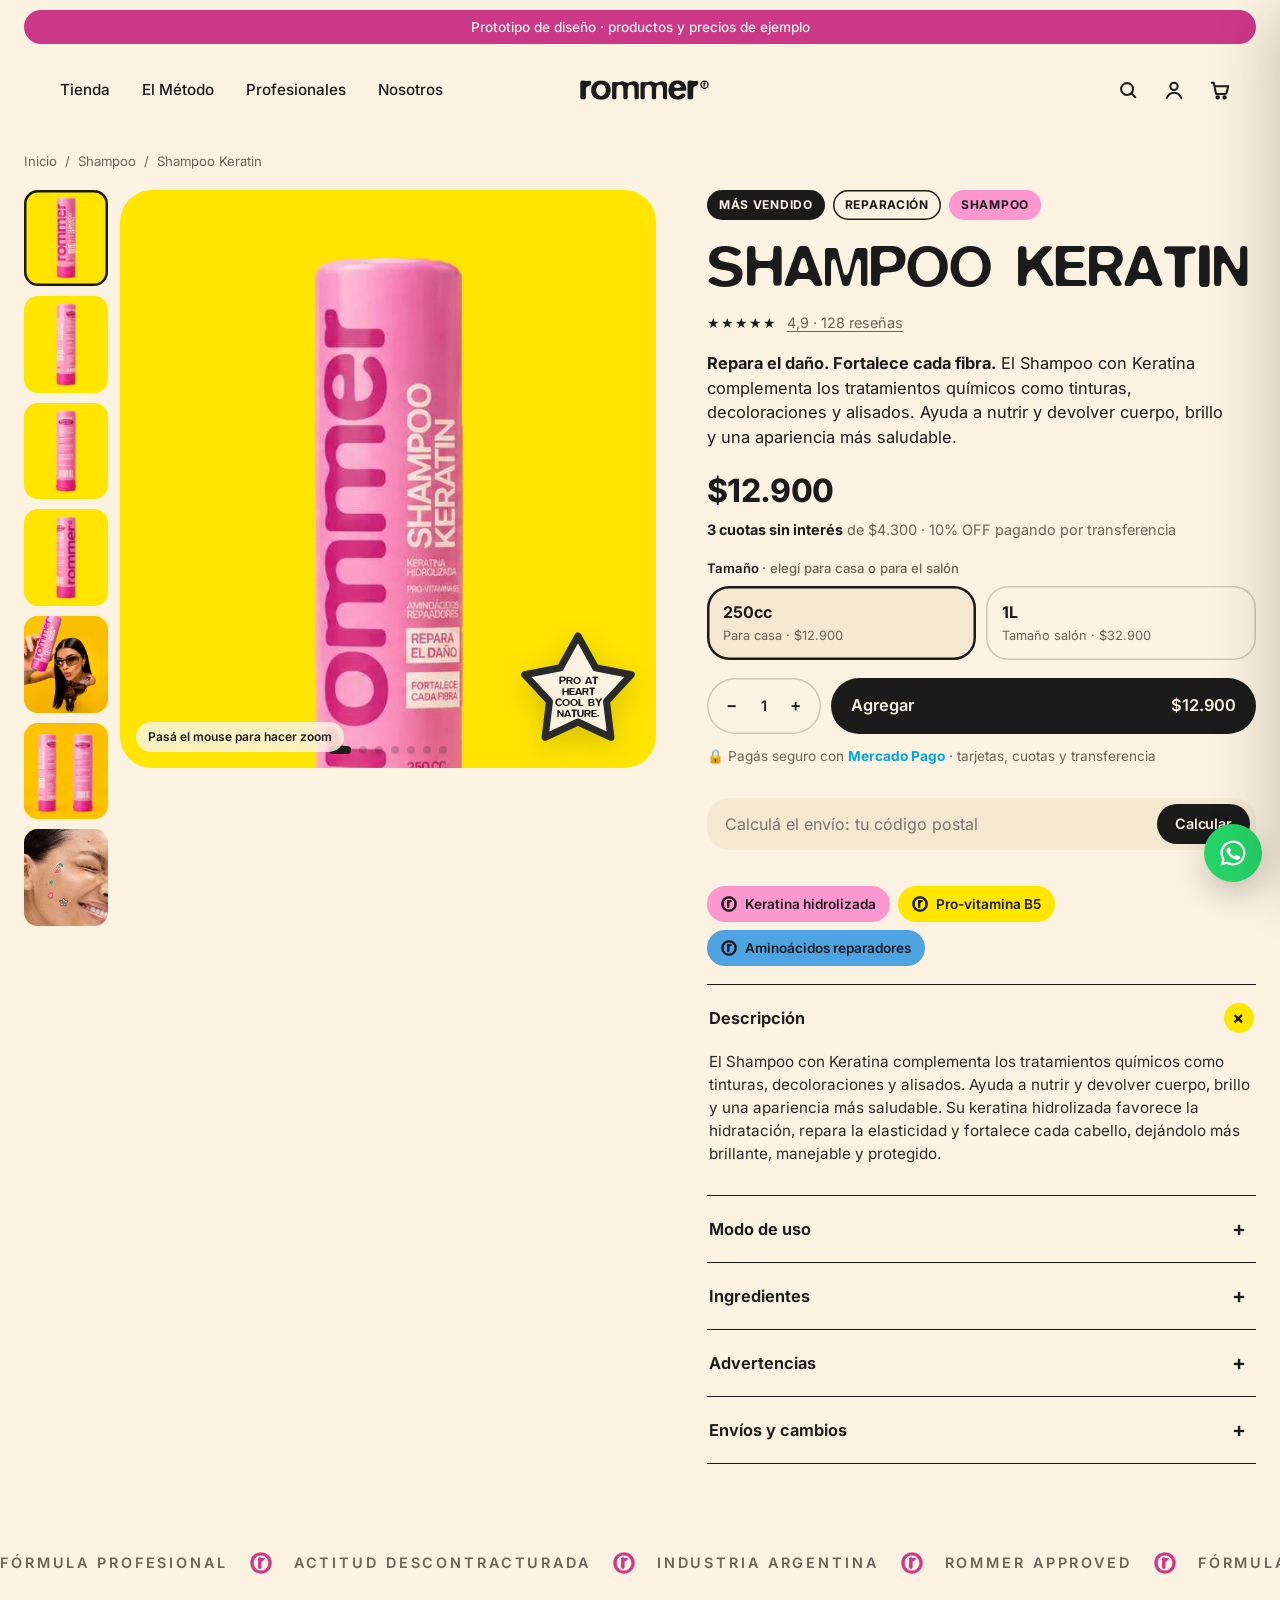
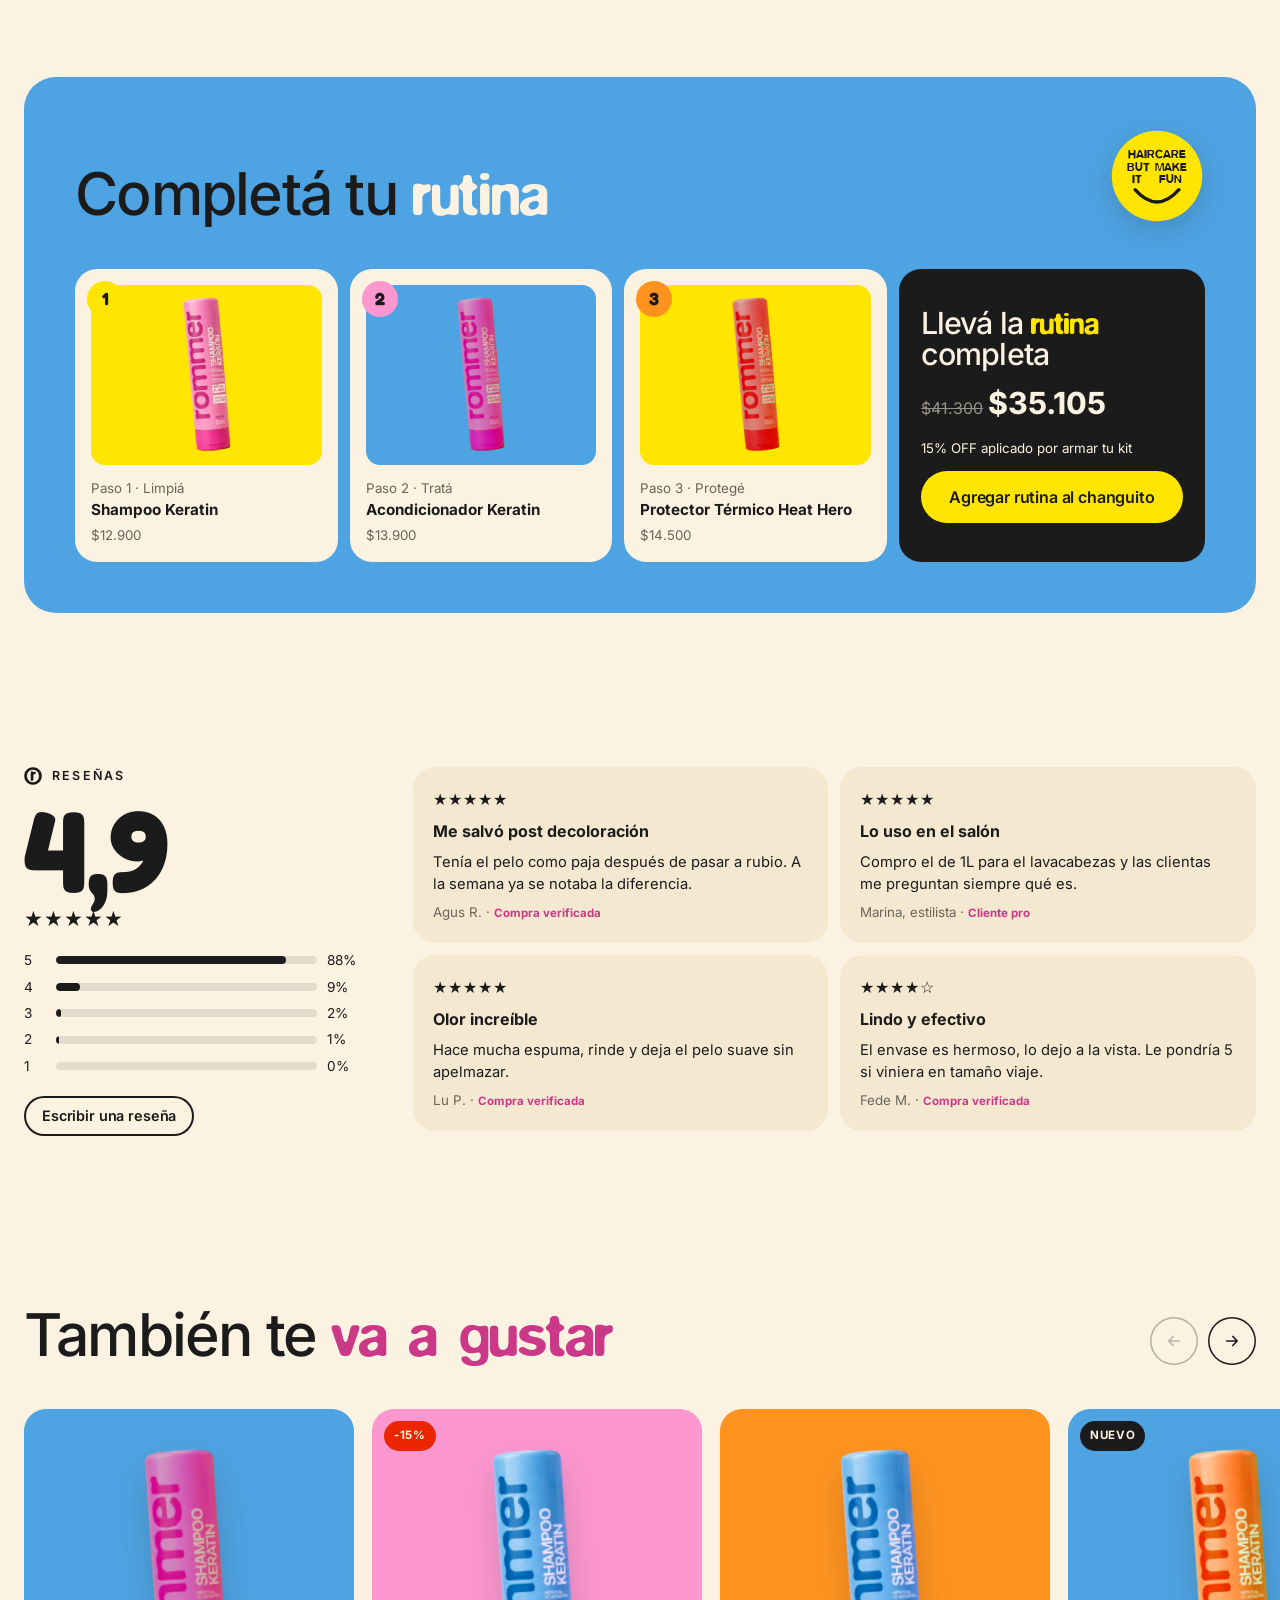
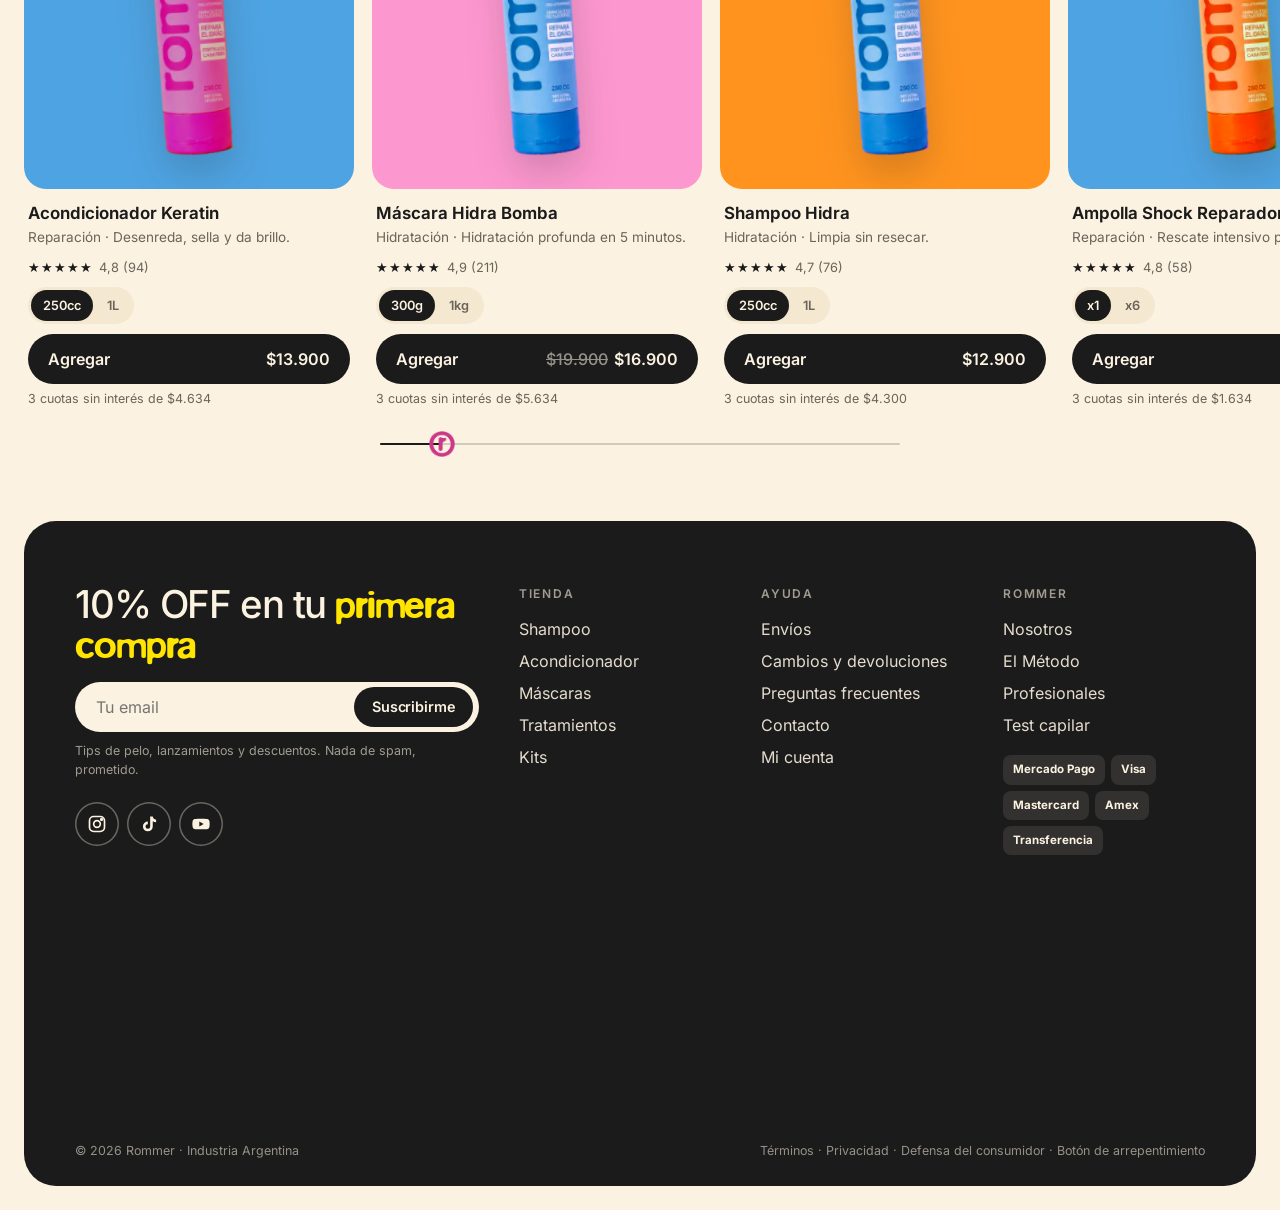
<file: producto.html>
<!doctype html>
<html lang="es-AR">
<head>
<meta charset="utf-8">
<meta name="viewport" content="width=device-width, initial-scale=1">
<title>Producto — Rommer</title>
<meta name="description" content="Rommer: fórmula profesional, actitud descontracturada. Shampoo, acondicionador, máscaras y tratamientos para usar en casa o en el salón.">
<link rel="preload" href="assets/fonts/blur-medium.woff2" as="font" type="font/woff2" crossorigin>
<link rel="preload" href="assets/fonts/fredoka-latin-standard-normal.woff2" as="font" type="font/woff2" crossorigin>
<link rel="preload" href="assets/fonts/inter-latin-wght-normal.woff2" as="font" type="font/woff2" crossorigin>
<link rel="stylesheet" href="vendor/swiper-bundle.min.css">
<link rel="stylesheet" href="vendor/lenis.css">
<link rel="stylesheet" href="assets/css/rommer.css">
</head>
<body data-page="product">

<!-- 1. Barra de anuncio -->
<div class="announce" role="region" aria-label="Novedades">
  <div class="announce__pill">
    <p class="announce__msg">Prototipo de diseño · productos y precios de ejemplo</p>
    <p class="announce__msg">Envío gratis en compras desde $50.000 :)</p>
    <p class="announce__msg">3 cuotas sin interés con todas las tarjetas</p>
    <p class="announce__msg">Armá tu kit: 3 productos 15% OFF · 4 productos 20% OFF</p>
  </div>
</div>

<!-- 2. Header -->
<header class="header">
  <div class="header__bar">
    <nav class="header__nav" aria-label="Principal">
      <button class="js-mega" aria-expanded="false" aria-controls="mega">Tienda</button>
      <a href="index.html#metodo">El Método</a>
      <a href="index.html#profesionales">Profesionales</a>
      <a href="#" class="js-soon" data-soon="La página Nosotros la armamos en la próxima etapa">Nosotros</a>
    </nav>
    <button class="icon-btn burger js-burger" aria-label="Abrir menú"><svg viewBox="0 0 24 24" fill="none" stroke="currentColor" stroke-width="2.2" stroke-linecap="round"><path d="M4 8h16M4 16h11"/></svg></button>
    <a class="header__logo" href="index.html" aria-label="Rommer, inicio"><span class="logo-img"></span></a>
    <div class="header__actions">
      <button class="icon-btn js-search" aria-label="Buscar"><svg viewBox="0 0 24 24" fill="none" stroke="currentColor" stroke-width="2.2" stroke-linecap="round"><circle cx="11" cy="11" r="6.5"/><path d="m20 20-4-4"/></svg></button>
      <a class="icon-btn header__search-desk js-soon" href="#" data-soon="Mi cuenta la conecta WooCommerce en WordPress" aria-label="Mi cuenta"><svg viewBox="0 0 24 24" fill="none" stroke="currentColor" stroke-width="2.2" stroke-linecap="round"><circle cx="12" cy="8" r="4"/><path d="M4 21c1.5-4 4.5-6 8-6s6.5 2 8 6"/></svg></a>
      <button class="icon-btn cart-btn js-open-cart" aria-label="Abrir changuito"><svg viewBox="0 0 24 24" fill="none" stroke="currentColor" stroke-width="2.2" stroke-linecap="round" stroke-linejoin="round"><path d="M3 4h2.2l2.3 11.2a1.5 1.5 0 0 0 1.5 1.2h8.6a1.5 1.5 0 0 0 1.5-1.1L21 8H6.2"/><circle cx="9.5" cy="20" r="1.3"/><circle cx="17" cy="20" r="1.3"/></svg><span class="cart-count">0</span></button>
    </div>
  </div>
  <!-- Mega-menú -->
  <div class="mega" id="mega">
    <div><h4>Por categoría</h4><ul>
      <li><a href="index.html#mas-vendidos">Shampoo</a></li><li><a href="index.html#mas-vendidos">Acondicionador</a></li><li><a href="index.html#mas-vendidos">Máscaras</a></li><li><a href="index.html#mas-vendidos">Tratamientos</a></li><li><a href="index.html#mas-vendidos">Styling</a></li><li><a href="index.html#novedades">Kits <small>ahorrá hasta 20%</small></a></li></ul></div>
    <div><h4>Por necesidad</h4><ul>
      <li><a href="index.html#necesidades">Reparación</a></li><li><a href="index.html#necesidades">Hidratación</a></li><li><a href="index.html#necesidades">Color</a></li><li><a href="index.html#necesidades">Rulos</a></li><li><a href="index.html#necesidades">Alisado</a></li></ul></div>
    <div><h4>El Método Rommer</h4><ul>
      <li><a href="index.html#metodo">1. Limpiá</a></li><li><a href="index.html#metodo">2. Tratá</a></li><li><a href="index.html#metodo">3. Protegé</a></li><li><a href="#" class="js-quiz">Test capilar <small>2 min</small></a></li></ul></div>
    <a class="mega__feature" href="index.html#novedades"><img src="assets/img/campaign-pink.webp" alt="" loading="lazy"><span class="btn btn--cream btn--sm">Kit Reparación Total →</span></a>
  </div>
</header>

<!-- Menú mobile -->
<nav class="mmenu" aria-label="Menú mobile">
  <button class="icon-btn mmenu__close js-close" aria-label="Cerrar menú"><svg viewBox="0 0 24 24" fill="none" stroke="currentColor" stroke-width="2.2" stroke-linecap="round"><path d="M6 6l12 12M18 6 6 18"/></svg></button>
  <a class="big" href="index.html#mas-vendidos">Tienda</a>
  <a class="big" href="index.html#metodo">El Método</a>
  <a class="big" href="index.html#necesidades">Necesidades</a>
  <a class="big" href="index.html#profesionales">Profesionales</a>
  <a class="big js-quiz" href="#">Test capilar</a>
  <div class="mmenu__small"><a href="#">Mi cuenta</a><a href="#">Envíos</a><a href="#">Preguntas frecuentes</a><a href="#">Contacto</a></div>
</nav>

<!-- Buscador -->
<div class="search" role="dialog" aria-label="Buscar productos">
  <div class="search__box">
    <input class="search__input" type="search" placeholder="¿Qué necesita tu pelo?" aria-label="Buscar">
    <div class="search__results"></div>
  </div>
</div>

<main style="padding-top:8px">
  <div class="wrap">
    <nav class="crumbs" aria-label="Migas"><a href="index.html">Inicio</a><span>/</span><a href="index.html#mas-vendidos" class="js-p-crumb-cat">Shampoo</a><span>/</span><span class="js-p-name">Producto</span></nav>
    <div class="pdp">
      <!-- Galería -->
      <div class="gallery">
        <div class="gallery__thumbs"></div>
        <div class="gallery__main">
          <div class="swiper"><div class="swiper-wrapper"></div><div class="swiper-pagination"></div></div>
          <span class="zoom-hint">Pasá el mouse para hacer zoom</span>
          <span class="sticker spin-slow" data-sticker="proheart" style="z-index:3"></span>
        </div>
      </div>
      <!-- Info -->
      <div class="info">
        <div class="info__top"><span class="chip js-p-badge" hidden></span><span class="chip chip--line js-p-line">Línea</span><span class="chip chip--pink js-p-cat">Categoría</span></div>
        <h1 class="display js-p-name">Producto</h1>
        <div class="info__rating"><span class="stars">★★★★★</span><a href="#resenas" class="js-p-rating"></a></div>
        <p class="info__desc"><strong class="js-p-claim"></strong> <span class="js-p-desc"></span></p>
        <div class="price"><span class="price__now"></span><span class="price__was" hidden></span><span class="price__off" hidden></span><span class="price__cuotas"></span></div>
        <div class="opt"><h4>Tamaño <span>· elegí para casa o para el salón</span></h4><div class="sizes"></div></div>
        <div class="buy">
          <div class="qty"><button type="button" data-pq="-1" aria-label="Restar">−</button><output>1</output><button type="button" data-pq="1" aria-label="Sumar">+</button></div>
          <button class="add-btn js-buy" type="button"><span>Agregar</span><span class="js-buy-total"></span></button>
        </div>
        <p class="mp-note">🔒 Pagás seguro con <b>Mercado Pago</b> · tarjetas, cuotas y transferencia</p>
        <form class="ship-calc"><input inputmode="numeric" placeholder="Calculá el envío: tu código postal" aria-label="Código postal"><button class="btn btn--ink btn--sm" type="submit">Calcular</button></form>
        <div class="ship-calc__res" aria-live="polite"></div>
        <div class="benefit-chips"></div>
        <div class="acc">
          <details open><summary>Descripción <span class="pm">+</span></summary><div class="acc__body"><p class="js-p-longdesc"></p></div></details>
          <details><summary>Modo de uso <span class="pm">+</span></summary><div class="acc__body"><p class="js-p-uso"></p></div></details>
          <details><summary>Ingredientes <span class="pm">+</span></summary><div class="acc__body"><p class="ingr js-p-ingr"></p></div></details>
          <details><summary>Advertencias <span class="pm">+</span></summary><div class="acc__body"><p>Suspendé el uso si notás alguna reacción desfavorable. Evitá el contacto con los ojos; si ocurre, enjuagá con abundante agua. No dejar al alcance de los niños. Este producto no está formulado para uso en niños.</p></div></details>
          <details><summary>Envíos y cambios <span class="pm">+</span></summary><div class="acc__body"><p>Envíos a todo el país con Andreani y Correo Argentino. Retiro gratis en local. Tenés 30 días para cambios. (Texto de ejemplo.)</p></div></details>
        </div>
      </div>
    </div>
  </div>

  <!-- Marquee -->
  <div class="marquee benefits" style="--dur:40s;margin-top:60px">
    <div class="marquee__track">
      <span class="marquee__item">Fórmula profesional <span class="r-dot"></span> Actitud descontracturada <span class="r-dot"></span> Industria argentina <span class="r-dot"></span> Rommer approved <span class="r-dot"></span></span>
      <span class="marquee__item" aria-hidden="true">Fórmula profesional <span class="r-dot"></span> Actitud descontracturada <span class="r-dot"></span> Industria argentina <span class="r-dot"></span> Rommer approved <span class="r-dot"></span></span>
    </div>
  </div>

  <!-- Completá tu rutina -->
  <section class="section section--tight">
    <div class="routine">
      <div class="section-head reveal"><h2 class="mix">Completá tu <em style="color:var(--cream)">rutina</em></h2><span class="sticker float" data-sticker="smiley" style="position:static;width:96px"></span></div>
      <div class="routine__grid"></div>
    </div>
  </section>

  <!-- Reseñas -->
  <section class="section section--tight" id="resenas">
    <div class="wrap rev-sum">
      <div class="reveal">
        <p class="eyebrow"><span class="r-dot"></span>Reseñas</p>
        <div class="rev-sum__score">4,9</div>
        <span class="stars" style="font-size:1.3rem">★★★★★</span>
        <div class="bars">
          <div><span>5</span><i style="--w:88%"></i><span>88%</span></div>
          <div><span>4</span><i style="--w:9%"></i><span>9%</span></div>
          <div><span>3</span><i style="--w:2%"></i><span>2%</span></div>
          <div><span>2</span><i style="--w:1%"></i><span>1%</span></div>
          <div><span>1</span><i style="--w:0%"></i><span>0%</span></div>
        </div>
        <p style="margin-top:20px"><button class="btn btn--line btn--sm js-soon" data-soon="Las reseñas las maneja el plugin de reseñas en WordPress">Escribir una reseña</button></p>
      </div>
      <div class="rev-list">
        <article class="rev-item reveal"><span class="stars">★★★★★</span><h5>Me salvó post decoloración</h5><p>Tenía el pelo como paja después de pasar a rubio. A la semana ya se notaba la diferencia.</p><small>Agus R. · <span class="verified">Compra verificada</span></small></article>
        <article class="rev-item reveal"><span class="stars">★★★★★</span><h5>Lo uso en el salón</h5><p>Compro el de 1L para el lavacabezas y las clientas me preguntan siempre qué es.</p><small>Marina, estilista · <span class="verified">Cliente pro</span></small></article>
        <article class="rev-item reveal"><span class="stars">★★★★★</span><h5>Olor increíble</h5><p>Hace mucha espuma, rinde y deja el pelo suave sin apelmazar.</p><small>Lu P. · <span class="verified">Compra verificada</span></small></article>
        <article class="rev-item reveal"><span class="stars">★★★★☆</span><h5>Lindo y efectivo</h5><p>El envase es hermoso, lo dejo a la vista. Le pondría 5 si viniera en tamaño viaje.</p><small>Fede M. · <span class="verified">Compra verificada</span></small></article>
      </div>
    </div>
  </section>

  <!-- Relacionados -->
  <section class="section section--tight" data-carousel-wrap>
    <div class="wrap">
      <div class="section-head reveal"><h2 class="mix">También te <em>va a gustar</em></h2><div class="section-head__side"><button class="round-arrow js-prev" aria-label="Anterior"><svg viewBox="0 0 24 24" fill="none" stroke="currentColor" stroke-width="2.2" stroke-linecap="round" stroke-linejoin="round"><path d="M19 12H5M11 6l-6 6 6 6"/></svg></button><button class="round-arrow js-next" aria-label="Siguiente"><svg viewBox="0 0 24 24" fill="none" stroke="currentColor" stroke-width="2.2" stroke-linecap="round" stroke-linejoin="round"><path d="M5 12h14M13 6l6 6-6 6"/></svg></button></div></div>
      <div class="swiper carousel" data-related data-products=""><div class="swiper-wrapper"></div></div>
      <div class="r-progress" aria-hidden="true"><div class="r-progress__fill"></div><div class="r-progress__knob"><span class="r-dot"></span></div></div>
    </div>
  </section>
</main>

<!-- Barra de compra fija (mobile) -->
<div class="sticky-buy"><div class="sticky-buy__t"><b class="js-p-name">Producto</b><small class="js-sticky-price"></small></div><button class="add-btn js-buy" type="button"><span>Agregar</span></button></div>

<!-- 18. Footer -->
<footer class="footer">
  <div class="footer__card">
    <div class="footer__top">
      <div class="news">
        <p class="mix">10% OFF en tu <em>primera compra</em></p>
        <form data-demo="¡Listo! Tu código es HOLAROMMER10 <3"><input type="email" placeholder="Tu email" aria-label="Email" required><button class="btn btn--ink btn--sm" type="submit">Suscribirme</button></form>
        <small>Tips de pelo, lanzamientos y descuentos. Nada de spam, prometido.</small>
        <div class="socials">
          <a href="#" aria-label="Instagram"><svg viewBox="0 0 24 24" fill="none" stroke="currentColor" stroke-width="2"><rect x="3" y="3" width="18" height="18" rx="5"/><circle cx="12" cy="12" r="4"/><circle cx="17.5" cy="6.5" r="1" fill="currentColor"/></svg></a>
          <a href="#" aria-label="TikTok"><svg viewBox="0 0 24 24" fill="currentColor"><path d="M16.5 3c.4 2.2 1.8 3.6 4 3.8v3.1a7.3 7.3 0 0 1-4-1.3v6.3A5.9 5.9 0 1 1 10.6 9v3.2a2.8 2.8 0 1 0 2.8 2.7V3h3.1Z"/></svg></a>
          <a href="#" aria-label="YouTube"><svg viewBox="0 0 24 24" fill="currentColor"><path d="M22 8.2a3 3 0 0 0-2.1-2.1C18 5.6 12 5.6 12 5.6s-6 0-7.9.5A3 3 0 0 0 2 8.2 31 31 0 0 0 1.6 12 31 31 0 0 0 2 15.8a3 3 0 0 0 2.1 2.1c1.9.5 7.9.5 7.9.5s6 0 7.9-.5a3 3 0 0 0 2.1-2.1c.3-1.2.4-2.5.4-3.8s-.1-2.6-.4-3.8ZM10 15V9l5.2 3L10 15Z"/></svg></a>
        </div>
      </div>
      <div><h4>Tienda</h4><ul><li><a href="index.html#mas-vendidos">Shampoo</a></li><li><a href="index.html#mas-vendidos">Acondicionador</a></li><li><a href="index.html#mas-vendidos">Máscaras</a></li><li><a href="index.html#mas-vendidos">Tratamientos</a></li><li><a href="index.html#novedades">Kits</a></li></ul></div>
      <div><h4>Ayuda</h4><ul><li><a href="#">Envíos</a></li><li><a href="#">Cambios y devoluciones</a></li><li><a href="#">Preguntas frecuentes</a></li><li><a href="#">Contacto</a></li><li><a href="#">Mi cuenta</a></li></ul></div>
      <div><h4>Rommer</h4><ul><li><a href="#">Nosotros</a></li><li><a href="index.html#metodo">El Método</a></li><li><a href="index.html#profesionales">Profesionales</a></li><li><a href="#" class="js-quiz">Test capilar</a></li></ul>
        <div class="pay"><span>Mercado Pago</span><span>Visa</span><span>Mastercard</span><span>Amex</span><span>Transferencia</span></div></div>
    </div>
    <div class="footer__word" aria-hidden="true"><span class="js-wordmark"></span></div>
    <div class="footer__legal"><span>© 2026 Rommer · Industria Argentina</span><span>Términos · Privacidad · Defensa del consumidor · Botón de arrepentimiento</span></div>
  </div>
</footer>

<!-- Changuito (drawer) -->
<div class="overlay" id="overlay"></div>
<aside class="drawer" id="drawer" aria-hidden="true" aria-label="Changuito" data-lenis-prevent>
  <div class="drawer__head"><h2>Changuito <small class="js-cart-n"></small></h2><button class="icon-btn js-close" aria-label="Cerrar changuito"><svg viewBox="0 0 24 24" fill="none" stroke="currentColor" stroke-width="2.2" stroke-linecap="round"><path d="M6 6l12 12M18 6 6 18"/></svg></button></div>
  <div class="ship"><p></p><div class="ship__bar"><div class="ship__fill"></div><div class="ship__knob"><span class="r-dot"></span></div></div></div>
  <div class="kit-msg" hidden></div>
  <div class="drawer__body"></div>
  <div class="upsell"><h5>Completá tu rutina</h5><div class="upsell__row"></div></div>
  <div class="drawer__foot">
    <div class="tot"><span>Subtotal</span><span class="js-sub"></span></div>
    <div class="tot tot--disc js-disc-row" hidden><span>Descuento kit</span><span class="js-disc"></span></div>
    <div class="tot tot--big"><span>Total</span><span class="js-total"></span></div>
    <small class="js-cuotas"></small>
    <button class="btn btn--ink btn--block js-checkout" type="button">Finalizar compra <span class="arrow">→</span></button>
    <small>Pagás con Mercado Pago · Envíos a todo el país</small>
  </div>
</aside>

<a class="wa" href="https://wa.me/5491100000000" target="_blank" rel="noopener" aria-label="Escribinos por WhatsApp"><svg viewBox="0 0 24 24" fill="currentColor"><path d="M12 2a10 10 0 0 0-8.6 15.1L2 22l5-1.3A10 10 0 1 0 12 2Zm0 18.2a8.2 8.2 0 0 1-4.2-1.2l-.3-.2-3 .8.8-2.9-.2-.3A8.2 8.2 0 1 1 12 20.2Zm4.5-6.1c-.2-.1-1.5-.7-1.7-.8s-.4-.1-.6.1-.7.8-.8 1-.3.2-.5.1a6.7 6.7 0 0 1-3.3-2.9c-.3-.4.3-.4.8-1.4.1-.2 0-.3 0-.4l-.8-1.8c-.2-.5-.4-.4-.6-.4h-.5a1 1 0 0 0-.7.3 3 3 0 0 0-.9 2.2 5.2 5.2 0 0 0 1.1 2.7 11.9 11.9 0 0 0 4.6 4c1.7.7 2.3.8 3.2.7a2.7 2.7 0 0 0 1.8-1.3 2.2 2.2 0 0 0 .1-1.3c0-.1-.2-.2-.4-.3Z"/></svg></a>

<script src="vendor/gsap.min.js"></script>
<script src="vendor/ScrollTrigger.min.js"></script>
<script src="vendor/lenis.min.js"></script>
<script src="vendor/swiper-bundle.min.js"></script>
<script src="assets/js/rommer.js"></script>
</body>
</html>
</file>
<file: vendor/lenis.css>
html.lenis,
html.lenis body {
  height: auto;
}

.lenis.lenis-smooth {
  scroll-behavior: auto !important;
}

.lenis.lenis-smooth [data-lenis-prevent] {
  overscroll-behavior: contain;
}

.lenis.lenis-stopped {
  overflow: hidden;
}

.lenis.lenis-smooth iframe {
  pointer-events: none;
}
</file>
<file: assets/css/rommer.css>
/* =========================================================
   ROMMER — Prototipo e-commerce
   Tokens, base, componentes y secciones.
   Para el paso a WordPress: este archivo va al tema hijo
   de Hello Elementor (style.css / assets/css/rommer.css).
   ========================================================= */

/* ---------- Fuentes ----------
   Blur Medium: tipografía display de la marca (títulos).
   El archivo actual no tiene J, W, Z, j, k, w, z, ñ, Ñ ni números:
   esos caracteres se completan con "Rommer Display" (Fredoka).
   Al recibir la fuente completa, reemplazar blur-medium.woff2. */
@font-face {
  font-family: "Blur";
  src: url("../fonts/blur-medium.woff2") format("woff2");
  font-weight: 100 900; font-style: normal; font-display: swap;
}
@font-face {
  font-family: "Rommer Display";
  src: url("../fonts/fredoka-latin-standard-normal.woff2") format("woff2");
  font-weight: 300 700; font-stretch: 75% 125%; font-display: swap;
  unicode-range: U+0000-00FF, U+0131, U+0152-0153, U+02BB-02BC, U+02C6, U+02DA, U+02DC, U+2000-206F, U+20AC, U+2122, U+2191, U+2193, U+2212, U+2215, U+FEFF, U+FFFD;
}
@font-face {
  font-family: "Rommer Display";
  src: url("../fonts/fredoka-latin-ext-standard-normal.woff2") format("woff2");
  font-weight: 300 700; font-stretch: 75% 125%; font-display: swap;
  unicode-range: U+0100-02AF, U+0304, U+0308, U+0329, U+1E00-1E9F, U+1EF2-1EFF, U+2020, U+20A0-20AB, U+20AD-20C0, U+2113, U+2C60-2C7F, U+A720-A7FF;
}
@font-face {
  font-family: "Inter";
  src: url("../fonts/inter-latin-wght-normal.woff2") format("woff2");
  font-weight: 100 900; font-style: normal; font-display: swap;
}
@font-face {
  font-family: "Inter";
  src: url("../fonts/inter-latin-wght-italic.woff2") format("woff2");
  font-weight: 100 900; font-style: italic; font-display: swap;
}

/* ---------- Tokens ---------- */
:root {
  --cream: #FBF2E1;
  --cream-2: #F4E8D0;
  --ink: #1B1B1B;
  --ink-2: #2A2A2A;
  --magenta: #CC3888;
  --pink: #FD97CF;
  --sky: #4EA3E2;
  --yellow: #FFE500;
  --orange: #FF931E;
  --red: #EB2600;
  --muted: #6B645A;

  --f-display: "Blur", "Rommer Display", "Fredoka", ui-rounded, system-ui, sans-serif;
  --f-body: "Inter", -apple-system, BlinkMacSystemFont, "SF Pro Text", "Segoe UI", sans-serif;

  --r-sm: 14px;
  --r-md: 22px;
  --r-lg: 32px;
  --r-pill: 999px;
  --gutter: clamp(16px, 2vw, 24px);
  --maxw: 1440px;
  --ease: cubic-bezier(.2, .8, .2, 1);
  --bounce: cubic-bezier(.34, 1.56, .64, 1);
  --header-h: 72px;
}

/* ---------- Base ---------- */
*, *::before, *::after { box-sizing: border-box; }
html { -webkit-text-size-adjust: 100%; overflow-x: clip; }
html.lenis, html.lenis body { height: auto; }
.lenis.lenis-smooth { scroll-behavior: auto !important; }
.lenis.lenis-stopped { overflow: hidden; }
body {
  margin: 0; color-scheme: light; background: var(--cream); color: var(--ink);
  font-family: var(--f-body); font-size: 16px; line-height: 1.5;
  -webkit-font-smoothing: antialiased; overflow-x: clip;
}
img { max-width: 100%; display: block; }
a { color: inherit; text-decoration: none; }
button { font: inherit; color: inherit; background: none; border: 0; cursor: pointer; padding: 0; }
input, select { font: inherit; }
:focus-visible { outline: 3px solid var(--sky); outline-offset: 3px; border-radius: 6px; }
.sr-only { position: absolute !important; width: 1px; height: 1px; overflow: hidden; clip: rect(0 0 0 0); white-space: nowrap; }
.wrap { width: 100%; max-width: var(--maxw); margin-inline: auto; padding-inline: var(--gutter); }

/* ---------- Tipografía ---------- */
.display {
  font-family: var(--f-display); font-weight: 600; font-stretch: 125%;
  line-height: .95; letter-spacing: 0; text-transform: uppercase; margin: 0;
}
.display--lower { text-transform: none; letter-spacing: -.02em; }
.h-xl { font-size: clamp(2.6rem, 7.5vw, 7.5rem); }
.h-lg { font-size: clamp(2.1rem, 5.2vw, 5rem); }
.h-md { font-size: clamp(1.7rem, 3.4vw, 3.1rem); }
.h-sm { font-size: clamp(1.3rem, 2vw, 1.8rem); }
.eyebrow {
  font-size: .78rem; font-weight: 600; letter-spacing: .18em; text-transform: uppercase; margin: 0 0 14px;
  display: inline-flex; align-items: center; gap: 10px;
}
.eyebrow .r-dot { width: 18px; height: 18px; }
.lead { font-size: clamp(1rem, 1.3vw, 1.2rem); line-height: 1.55; max-width: 46ch; }
.mix { font-family: var(--f-body); font-weight: 500; letter-spacing: -.03em; text-transform: none; line-height: 1; margin: 0; }
.mix em { font-family: var(--f-display); font-style: normal; font-weight: 600; font-stretch: 110%; color: var(--magenta); }
.hl { background: var(--pink); color: var(--ink); padding: 0 .18em; box-decoration-break: clone; -webkit-box-decoration-break: clone; }

/* ---------- Isotipo r (máscara) ---------- */
.r-dot {
  display: inline-block; width: 1em; height: 1em; background: currentColor; flex: none;
  -webkit-mask: url("../img/iso-r.png") center / contain no-repeat; mask: url("../img/iso-r.png") center / contain no-repeat;
}

/* ---------- Wordmark por letras (logo real) ---------- */
.wordmark { position: relative; display: block; aspect-ratio: 1579 / 268; color: inherit; }
.wordmark .L {
  position: absolute; top: 0; height: 100%; background: currentColor; transform-origin: 50% 100%;
  -webkit-mask-size: 100% 100%; mask-size: 100% 100%; -webkit-mask-repeat: no-repeat; mask-repeat: no-repeat;
}
.wordmark .L:nth-child(1) { left: .22%;  width: 9.25%;  -webkit-mask-image: url("../img/logo-l0.png"); mask-image: url("../img/logo-l0.png"); }
.wordmark .L:nth-child(2) { left: 9.47%; width: 16.66%; -webkit-mask-image: url("../img/logo-l1.png"); mask-image: url("../img/logo-l1.png"); }
.wordmark .L:nth-child(3) { left: 27.11%; width: 22.67%; -webkit-mask-image: url("../img/logo-l2.png"); mask-image: url("../img/logo-l2.png"); }
.wordmark .L:nth-child(4) { left: 51.14%; width: 22.67%; -webkit-mask-image: url("../img/logo-l3.png"); mask-image: url("../img/logo-l3.png"); }
.wordmark .L:nth-child(5) { left: 74.76%; width: 15.14%; -webkit-mask-image: url("../img/logo-l4.png"); mask-image: url("../img/logo-l4.png"); }
.wordmark .L:nth-child(6) { left: 90.79%; width: 9.25%;  -webkit-mask-image: url("../img/logo-l5.png"); mask-image: url("../img/logo-l5.png"); }
.logo-img {
  display: block; aspect-ratio: 1723 / 268; background: currentColor;
  -webkit-mask: url("../img/logo-rommer.png") center / contain no-repeat; mask: url("../img/logo-rommer.png") center / contain no-repeat;
}

/* ---------- Botones ---------- */
.btn {
  display: inline-flex; align-items: center; justify-content: center; gap: 10px;
  min-height: 52px; padding: 0 28px; border-radius: var(--r-pill);
  font-weight: 600; font-size: 1rem; letter-spacing: -.01em; white-space: nowrap;
  transition: transform .35s var(--bounce), background-color .25s, color .25s, box-shadow .25s;
  will-change: transform;
}
.btn:hover { transform: translateY(-3px) scale(1.03) rotate(-1deg); }
.btn:active { transform: scale(.96); }
.btn--ink { background: var(--ink); color: var(--cream); }
.btn--ink:hover { background: var(--magenta); }
.btn--cream { background: var(--cream); color: var(--ink); }
.btn--cream:hover { background: var(--yellow); }
.btn--yellow { background: var(--yellow); color: var(--ink); }
.btn--yellow:hover { background: var(--pink); }
.btn--line { box-shadow: inset 0 0 0 2px currentColor; }
.btn--line:hover { background: var(--ink); color: var(--cream); box-shadow: inset 0 0 0 2px var(--ink); }
.btn--sm { min-height: 40px; padding: 0 18px; font-size: .9rem; }
.btn--block { width: 100%; }
.btn .arrow { transition: transform .3s var(--bounce); }
.btn:hover .arrow { transform: translateX(4px); }

.icon-btn {
  width: 44px; height: 44px; border-radius: 50%; display: inline-grid; place-items: center;
  transition: background-color .2s, transform .3s var(--bounce);
}
.icon-btn:hover { background: rgba(27,27,27,.08); transform: rotate(-8deg) scale(1.06); }
.icon-btn svg { width: 22px; height: 22px; }
.round-arrow {
  width: 48px; height: 48px; border-radius: 50%; display: grid; place-items: center;
  box-shadow: inset 0 0 0 1.5px currentColor; transition: background-color .2s, color .2s, transform .3s var(--bounce);
}
.round-arrow:hover { background: var(--ink); color: var(--cream); transform: scale(1.08); }
.round-arrow.swiper-button-disabled { opacity: .3; pointer-events: none; }
.round-arrow svg { width: 18px; height: 18px; }

/* ---------- Barra de anuncio (píldora) ---------- */
.announce { padding: 10px var(--gutter) 0; }
.announce__pill {
  max-width: var(--maxw); margin: 0 auto; background: var(--magenta); color: var(--cream);
  border-radius: var(--r-pill); height: 34px; position: relative; overflow: hidden;
  font-size: .85rem; font-weight: 500; text-align: center;
}
.announce__msg {
  position: absolute; inset: 0; display: flex; align-items: center; justify-content: center; gap: 8px;
  opacity: 0; transform: translateY(100%); transition: opacity .5s, transform .6s var(--ease); padding: 0 16px;
}
.announce__msg.is-on { opacity: 1; transform: none; }
.announce__msg.is-out { opacity: 0; transform: translateY(-100%); }

/* ---------- Header ---------- */
.header {
  position: sticky; top: env(safe-area-inset-top, 0px); z-index: 60; padding: 10px var(--gutter);
  transition: padding .35s var(--ease);
}
.header__bar {
  max-width: var(--maxw); margin: 0 auto; height: var(--header-h);
  display: grid; grid-template-columns: 1fr auto 1fr; align-items: center; gap: 16px;
  padding: 0 14px 0 22px; border-radius: var(--r-pill);
  transition: background-color .35s, box-shadow .35s, height .35s var(--ease);
}
.header.is-solid .header__bar { background: rgba(251,242,225,.92); backdrop-filter: blur(14px); -webkit-backdrop-filter: blur(14px); box-shadow: 0 10px 30px rgba(27,27,27,.10); height: 62px; }
.header__logo { width: 132px; color: var(--ink); justify-self: center; transition: transform .4s var(--bounce); }
.header__logo:hover { transform: rotate(-4deg) scale(1.05); }
.header__nav { display: flex; gap: 4px; align-items: center; }
.header__nav > a, .header__nav > button {
  padding: 10px 14px; border-radius: var(--r-pill); font-weight: 500; font-size: .95rem;
  transition: background-color .2s;
}
.header__nav > a:hover, .header__nav > button:hover, .header__nav > button[aria-expanded="true"] { background: rgba(27,27,27,.08); }
.header__actions { display: flex; justify-content: flex-end; align-items: center; gap: 2px; }
.cart-btn { position: relative; }
.cart-count {
  position: absolute; top: 2px; right: 0; min-width: 20px; height: 20px; padding: 0 5px; border-radius: 10px;
  background: var(--magenta); color: var(--cream); font-size: .72rem; font-weight: 700; display: grid; place-items: center;
  transform: scale(0); transition: transform .4s var(--bounce);
}
.cart-count.has-items { transform: scale(1); }
.cart-count.bump { animation: bump .6s var(--bounce); }
@keyframes bump { 0% { transform: scale(1); } 35% { transform: scale(1.7) rotate(-12deg); } 100% { transform: scale(1); } }
.burger { display: none; }

/* Mega-menú */
.mega {
  position: absolute; left: var(--gutter); right: var(--gutter); top: calc(100% - 4px);
  max-width: var(--maxw); margin: 0 auto; background: var(--cream); border-radius: var(--r-lg);
  box-shadow: 0 30px 60px rgba(27,27,27,.18); padding: 28px; display: grid;
  grid-template-columns: repeat(3, 1fr) 1.3fr; gap: 28px;
  opacity: 0; visibility: hidden; transform: translateY(-10px); transition: opacity .3s, transform .4s var(--ease), visibility 0s .3s;
}
.mega.is-open { opacity: 1; visibility: visible; transform: none; transition: opacity .3s, transform .4s var(--ease); }
.mega h4 { margin: 0 0 12px; font-size: .75rem; letter-spacing: .16em; text-transform: uppercase; color: var(--muted); }
.mega ul { list-style: none; margin: 0; padding: 0; display: grid; gap: 4px; }
.mega li a { font-family: var(--f-display); font-weight: 600; font-size: 1.35rem; display: inline-block; transition: color .2s, transform .3s var(--bounce); }
.mega li a:hover { color: var(--magenta); transform: translateX(6px) rotate(-2deg); }
.mega li a small { font-family: var(--f-body); font-weight: 500; font-size: .8rem; color: var(--muted); margin-left: 6px; }
.mega__feature { border-radius: var(--r-md); overflow: hidden; position: relative; min-height: 240px; background: var(--yellow); }
.mega__feature img { position: absolute; inset: 0; width: 100%; height: 100%; object-fit: cover; transition: transform .8s var(--ease); }
.mega__feature:hover img { transform: scale(1.06); }
.mega__feature span { position: absolute; left: 14px; bottom: 14px; }

/* Menú mobile */
.mmenu {
  position: fixed; inset: 0; z-index: 90; background: var(--ink); color: var(--cream); padding: 90px 24px 32px;
  display: flex; flex-direction: column; gap: 6px; overflow-y: auto;
  clip-path: circle(0% at calc(100% - 40px) 40px); transition: clip-path .7s var(--ease); visibility: hidden;
}
.mmenu.is-open { clip-path: circle(150% at calc(100% - 40px) 40px); visibility: visible; }
.mmenu a.big { font-family: var(--f-display); font-weight: 600; font-stretch: 125%; text-transform: uppercase; font-size: 2.6rem; line-height: 1.05; }
.mmenu a.big:nth-of-type(1) { color: var(--pink); }
.mmenu a.big:nth-of-type(2) { color: var(--yellow); }
.mmenu a.big:nth-of-type(3) { color: var(--sky); }
.mmenu a.big:nth-of-type(4) { color: var(--orange); }
.mmenu a.big:nth-of-type(5) { color: var(--cream); }
.mmenu__close { position: absolute; top: 22px; right: 22px; color: var(--cream); }
.mmenu__small { margin-top: auto; display: flex; flex-wrap: wrap; gap: 10px 18px; font-size: .95rem; opacity: .8; }

/* Buscador */
.search {
  position: fixed; inset: 0; z-index: 95; background: rgba(27,27,27,.45); display: grid; align-items: start; padding: 90px var(--gutter);
  opacity: 0; visibility: hidden; transition: opacity .3s, visibility 0s .3s;
}
.search.is-open { opacity: 1; visibility: visible; transition: opacity .3s; }
.search__box { max-width: 760px; width: 100%; margin: 0 auto; background: var(--cream); border-radius: var(--r-lg); padding: 18px; box-shadow: 0 30px 80px rgba(0,0,0,.25); transform: translateY(-20px); transition: transform .5s var(--bounce); }
.search.is-open .search__box { transform: none; }
.search__input { width: 100%; border: 0; border-bottom: 2px solid var(--ink); background: transparent; font-family: var(--f-display); font-weight: 600; font-size: clamp(1.4rem, 3vw, 2.2rem); padding: 8px 4px; outline: none; }
.search__results { display: grid; gap: 6px; margin-top: 12px; max-height: 50vh; overflow: auto; }
.search__item { display: flex; align-items: center; gap: 14px; padding: 8px; border-radius: var(--r-sm); transition: background-color .2s; }
.search__item:hover { background: var(--cream-2); }
.search__thumb { width: 54px; height: 54px; border-radius: 12px; display: grid; place-items: center; overflow: hidden; flex: none; }
.search__thumb img { height: 90%; width: auto; }
.search__hint { font-size: .85rem; color: var(--muted); padding: 8px 4px 0; }

/* ---------- Stickers ---------- */
.sticker { position: absolute; z-index: 3; pointer-events: auto; transition: transform .5s var(--bounce); will-change: transform; filter: drop-shadow(0 8px 14px rgba(27,27,27,.18)); }
.sticker svg { width: 100%; height: auto; display: block; overflow: visible; }
.sticker:hover { transform: rotate(18deg) scale(1.12) !important; }
.spin-slow { animation: spin 18s linear infinite; }
@keyframes spin { to { transform: rotate(360deg); } }
.float { animation: float 5s ease-in-out infinite; }
@keyframes float { 0%,100% { translate: 0 0; } 50% { translate: 0 -12px; } }

/* ---------- Hero ---------- */
.hero { padding: 0 var(--gutter); margin-top: calc(-1 * (var(--header-h) + 20px)); }
.hero__card {
  position: relative; max-width: var(--maxw); margin: 0 auto; border-radius: var(--r-lg); overflow: hidden;
  background: var(--yellow); min-height: min(92vh, 900px); display: grid; grid-template-columns: 1.05fr 1fr; isolation: isolate;
}
.hero__copy { position: relative; z-index: 4; padding: calc(var(--header-h) + 60px) clamp(22px, 4vw, 64px) clamp(170px, 17.5vw, 270px); display: flex; flex-direction: column; align-items: flex-start; }
.hero__title { font-size: clamp(2.6rem, 6.2vw, 6.4rem); }
.hero__title .line { display: block; overflow: hidden; padding-bottom: .06em; }
.hero__title .line > span { display: inline-block; }
.hero__title .pink { color: var(--magenta); }
.hero__copy .lead { margin: 22px 0 28px; }
.hero__ctas { display: flex; gap: 12px; flex-wrap: wrap; }
.hero__media { position: relative; z-index: 1; }
.hero__media img { position: absolute; inset: 0; width: 100%; height: 100%; object-fit: cover; object-position: 50% 20%; }
.hero__word { position: absolute; z-index: 5; left: 2.5%; right: 2.5%; bottom: 2.2%; color: var(--cream); pointer-events: none; mix-blend-mode: normal; }
.hero__word .wordmark { color: var(--cream); filter: drop-shadow(0 6px 0 rgba(27,27,27,.12)); }
.hero__badge {
  position: absolute; z-index: 6; right: clamp(16px, 3vw, 40px); top: calc(var(--header-h) + 34px);
  width: clamp(110px, 11vw, 160px);
}
.hero__smiley { width: clamp(90px, 9vw, 140px); left: 49%; top: 46%; z-index: 6; }
.hero__heart { width: clamp(60px, 6vw, 96px); left: 54%; top: 17%; z-index: 6; rotate: -12deg; }
.kit__burst { width: 110px; right: 4%; top: 6%; }
.hero__scribble { position: absolute; z-index: 4; right: 6%; top: 38%; width: clamp(140px, 18vw, 260px); color: var(--cream); transform: rotate(-12deg); }
.hero__scribble path { stroke-dasharray: 1; stroke-dashoffset: 1; }

/* ---------- Marquees ---------- */
.marquee { overflow: hidden; white-space: nowrap; position: relative; user-select: none; }
.marquee__track { display: inline-flex; align-items: center; gap: 0; animation: marquee var(--dur, 28s) linear infinite; will-change: transform; }
.marquee--rev .marquee__track { animation-direction: reverse; }
.marquee:hover .marquee__track { animation-play-state: paused; }
@keyframes marquee { to { transform: translateX(-50%); } }
.marquee__item { display: inline-flex; align-items: center; gap: 22px; padding-right: 22px; }
.benefits { padding: 26px 0; }
.benefits .marquee__item { font-size: .9rem; font-weight: 600; letter-spacing: .2em; text-transform: uppercase; color: var(--muted); }
.benefits .r-dot { width: 22px; height: 22px; color: var(--magenta); }
.tapes { position: relative; height: clamp(150px, 16vw, 230px); margin: 20px 0; overflow: hidden; }
.tape { position: absolute; left: -5%; right: -5%; top: 50%; padding: 14px 0; }
.tape--a { background: var(--magenta); color: var(--yellow); transform: translateY(-50%) rotate(-4deg); z-index: 2; }
.tape--b { background: var(--yellow); color: var(--ink); transform: translateY(-50%) rotate(3deg); }
.tape .marquee__item { font-family: var(--f-display); font-weight: 600; font-stretch: 125%; text-transform: uppercase; font-size: clamp(1.4rem, 2.8vw, 2.4rem); }
.tape .star { width: .9em; height: .9em; }

/* ---------- Secciones genéricas ---------- */
.section { padding: clamp(64px, 9vw, 130px) 0; position: relative; }
.section--tight { padding: clamp(40px, 6vw, 80px) 0; }
.section-head { display: flex; justify-content: space-between; align-items: flex-end; gap: 24px; margin-bottom: clamp(26px, 3.5vw, 48px); flex-wrap: wrap; }
.section-head .mix { font-size: clamp(2rem, 4.6vw, 4.2rem); }
.section-head__side { display: flex; gap: 10px; align-items: center; }
.reveal { opacity: 1; }
.no-motion .reveal { opacity: 1; transform: none; }

/* ---------- Tarjeta de producto ---------- */
.pcard { position: relative; display: flex; flex-direction: column; border-radius: var(--r-md); background: var(--cream); height: 100%; }
.pcard__media {
  position: relative; display: block; aspect-ratio: 4 / 4.6; border-radius: var(--r-md); overflow: hidden;
  background: var(--bg, var(--yellow));
}
.pcard__media img {
  position: absolute; left: 50%; bottom: 7%; height: 84%; width: auto; transform: translateX(-50%) rotate(-4deg);
  transition: transform .6s var(--bounce), opacity .4s; filter: var(--tint, none) drop-shadow(0 18px 18px rgba(27,27,27,.18));
}
.pcard__media img.alt { opacity: 0; transform: translateX(-50%) rotate(6deg) scale(.95); }
.pcard:hover .pcard__media img.main { transform: translateX(-50%) rotate(4deg) translateY(-10px) scale(1.04); opacity: 0; }
.pcard:hover .pcard__media img.alt { opacity: 1; transform: translateX(-50%) rotate(-3deg) translateY(-8px) scale(1.04); }
.pcard__badge {
  position: absolute; z-index: 2; top: 12px; left: 12px; background: var(--ink); color: var(--cream);
  font-size: .72rem; font-weight: 700; letter-spacing: .06em; text-transform: uppercase; padding: 6px 10px; border-radius: var(--r-pill);
}
.pcard__badge--sale { background: var(--red); }
.pcard__sticker { position: absolute; z-index: 2; top: 10px; right: 10px; width: 64px; transform: rotate(12deg) scale(0); transition: transform .5s var(--bounce); }
.pcard:hover .pcard__sticker { transform: rotate(-8deg) scale(1); }
.pcard__body { padding: 14px 4px 0; display: flex; flex-direction: column; gap: 10px; flex: 1; }
.pcard__title { font-weight: 650; font-size: 1.05rem; line-height: 1.2; margin: 0; }
.pcard__sub { font-size: .85rem; color: var(--muted); margin: -6px 0 0; }
.pcard__rating { font-size: .8rem; display: flex; gap: 6px; align-items: center; color: var(--muted); }
.stars { color: var(--ink); letter-spacing: 1px; }
.seg { display: inline-flex; background: var(--cream-2); border-radius: var(--r-pill); padding: 3px; gap: 2px; align-self: flex-start; }
.seg button { padding: 6px 12px; border-radius: var(--r-pill); font-size: .8rem; font-weight: 600; color: var(--muted); transition: background-color .2s, color .2s; }
.seg button[aria-pressed="true"] { background: var(--ink); color: var(--cream); }
.add-btn {
  margin-top: auto; display: flex; justify-content: space-between; align-items: center; gap: 10px;
  background: var(--ink); color: var(--cream); border-radius: var(--r-pill); min-height: 50px; padding: 0 20px;
  font-weight: 600; transition: background-color .25s, transform .35s var(--bounce);
}
.add-btn:hover { background: var(--magenta); transform: translateY(-2px); }
.add-btn:active { transform: scale(.97); }
.add-btn s { opacity: .55; font-weight: 500; margin-right: 6px; }
.add-btn.is-added { background: var(--sky); }
.cuotas { font-size: .78rem; color: var(--muted); margin-top: -4px; }

/* Carrusel */
.carousel { overflow: visible; }
.carousel .swiper-slide { width: min(78vw, 330px); height: auto; }
.r-progress { position: relative; height: 2px; background: rgba(27,27,27,.18); margin-top: 34px; border-radius: 2px; max-width: 520px; margin-inline: auto; }
.r-progress__fill { position: absolute; left: 0; top: 0; bottom: 0; width: 0; background: var(--ink); border-radius: 2px; }
.r-progress__knob {
  position: absolute; top: 50%; left: 0; width: 26px; height: 26px; margin: -13px 0 0 -13px; color: var(--magenta);
  transition: transform .3s var(--bounce);
}
.r-progress__knob .r-dot { width: 26px; height: 26px; }
.on-dark .r-progress { background: rgba(251,242,225,.25); }
.on-dark .r-progress__fill { background: var(--cream); }

/* ---------- Banners 50/50 ---------- */
.duo { display: grid; grid-template-columns: 1fr 1fr; gap: var(--gutter); }
.duo__card { position: relative; border-radius: var(--r-lg); overflow: hidden; min-height: clamp(380px, 46vw, 640px); color: var(--cream); display: flex; align-items: flex-end; isolation: isolate; }
.duo__card img { position: absolute; inset: 0; width: 100%; height: 115%; object-fit: cover; z-index: -2; }
.duo__card::after { content: ""; position: absolute; inset: 0; z-index: -1; background: linear-gradient(to top, rgba(27,27,27,.55), transparent 55%); }
.duo__body { padding: clamp(22px, 3vw, 40px); display: grid; gap: 16px; justify-items: start; }
.duo__body .mix { font-size: clamp(2rem, 4vw, 3.6rem); color: var(--cream); }
.duo__body .mix em { color: var(--yellow); }

/* ---------- El Método ---------- */
.method { background: var(--ink); color: var(--cream); border-radius: var(--r-lg); margin: 0 var(--gutter); overflow: hidden; }
.method__inner { display: grid; grid-template-columns: 1fr 1fr; min-height: 100vh; }
.method__left { padding: clamp(40px, 6vw, 90px); display: flex; flex-direction: column; justify-content: center; gap: 26px; }
.method__left .mix { font-size: clamp(2.2rem, 4.6vw, 4.4rem); color: var(--cream); }
.method__left .mix em { color: var(--pink); }
.steps { display: grid; gap: 10px; }
.step { display: grid; grid-template-columns: auto 1fr; gap: 18px; align-items: center; padding: 16px 18px; border-radius: var(--r-md); transition: background-color .4s, color .4s, opacity .4s; opacity: .45; }
.step.is-active { opacity: 1; background: var(--cream); color: var(--ink); }
.step__n { font-family: var(--f-display); font-weight: 700; font-size: 2.8rem; line-height: 1; width: 64px; height: 64px; display: grid; place-items: center; border-radius: 50%; background: var(--c); color: var(--ink); }
.step h3 { margin: 0; font-family: var(--f-display); font-weight: 600; font-stretch: 125%; text-transform: uppercase; font-size: 1.6rem; }
.step p { margin: 2px 0 0; font-size: .92rem; opacity: .8; }
.step a { font-weight: 600; text-decoration: underline; text-underline-offset: 3px; }
.method__right { position: relative; overflow: hidden; }
.method__img { position: absolute; inset: 0; width: 100%; height: 100%; object-fit: cover; opacity: 0; transform: scale(1.08); transition: opacity .7s, transform 1.2s var(--ease); }
.method__img.is-active { opacity: 1; transform: none; }
.method__tag { position: absolute; z-index: 2; left: 24px; bottom: 24px; }

/* ---------- Producto estrella (pestañas) ---------- */
.star-prod { position: relative; overflow: hidden; }
.star-prod__bg { position: absolute; inset: 0; z-index: -1; }
.star-prod__bg img { width: 100%; height: 100%; object-fit: cover; filter: saturate(.2) brightness(1.1); opacity: .55; }
.star-prod__bg::after { content: ""; position: absolute; inset: 0; background: color-mix(in srgb, var(--tabc, var(--pink)) 70%, transparent); transition: background-color .6s; }
.star-prod__grid { display: grid; grid-template-columns: 1fr 1fr; gap: var(--gutter); align-items: center; }
.star-prod__bottle { position: relative; height: clamp(420px, 60vw, 720px); display: grid; place-items: center; perspective: 1000px; }
.star-prod__bottle img { position: absolute; height: 92%; width: auto; filter: var(--tint, none) drop-shadow(0 40px 40px rgba(27,27,27,.25)); transition: filter .6s; }
.star-prod__bottle img:not(.is-active) { opacity: 0; }
.tabs-card { background: var(--cream); border-radius: var(--r-lg); padding: clamp(22px, 3vw, 44px); box-shadow: 0 30px 60px rgba(27,27,27,.12); }
.tabs { display: inline-flex; background: var(--cream-2); border-radius: var(--r-pill); padding: 4px; margin-bottom: 26px; flex-wrap: wrap; }
.tabs button { padding: 9px 16px; border-radius: var(--r-pill); font-weight: 600; font-size: .9rem; color: var(--muted); transition: background-color .25s, color .25s; }
.tabs button[aria-selected="true"] { background: var(--ink); color: var(--cream); }
.tab-panel[hidden] { display: none; }
.tab-panel .h-md { margin-bottom: 20px; }
.actives { list-style: none; margin: 0 0 26px; padding: 0; display: grid; gap: 16px; }
.actives li { display: grid; grid-template-columns: auto 1fr; gap: 14px; align-items: start; }
.actives .r-dot { width: 26px; height: 26px; color: var(--magenta); margin-top: 2px; }
.actives strong { display: block; font-size: 1.02rem; }
.actives span { color: var(--muted); font-size: .92rem; }

/* ---------- Antes / después ---------- */
.ba { position: relative; border-radius: var(--r-lg); overflow: hidden; aspect-ratio: 16 / 9; max-height: 80vh; width: 100%; user-select: none; touch-action: pan-y; cursor: ew-resize; background: var(--sky); }
.ba img { position: absolute; inset: 0; width: 100%; height: 100%; object-fit: cover; object-position: 50% 30%; pointer-events: none; }
.ba__before { clip-path: inset(0 calc(100% - var(--pos, 50%)) 0 0); }
.ba__before img { filter: saturate(.55) contrast(.85) brightness(.92) sepia(.25) blur(.6px); }
.ba__line { position: absolute; top: 0; bottom: 0; left: var(--pos, 50%); width: 3px; margin-left: -1.5px; background: var(--cream); }
.ba__handle { position: absolute; top: 50%; left: var(--pos, 50%); width: 64px; height: 64px; margin: -32px 0 0 -32px; border-radius: 50%; background: var(--yellow); display: grid; place-items: center; box-shadow: 0 10px 30px rgba(0,0,0,.25); transition: transform .3s var(--bounce); }
.ba:hover .ba__handle { transform: scale(1.1) rotate(-10deg); }
.ba__label { position: absolute; top: 18px; padding: 6px 14px; border-radius: var(--r-pill); font-size: .8rem; font-weight: 700; letter-spacing: .1em; text-transform: uppercase; }
.ba__label--a { left: 18px; background: var(--cream); }
.ba__label--b { right: 18px; background: var(--ink); color: var(--cream); }
.ba-grid { display: grid; grid-template-columns: .8fr 1.6fr; gap: clamp(24px, 4vw, 64px); align-items: center; }
.placeholder-note { font-size: .78rem; color: var(--muted); border: 1.5px dashed currentColor; border-radius: var(--r-sm); padding: 8px 12px; display: inline-block; }

/* ---------- Video full-bleed ---------- */
.film { position: relative; height: 100vh; min-height: 560px; overflow: hidden; display: grid; place-items: center; color: var(--cream); text-align: center; margin: 0 var(--gutter); border-radius: var(--r-lg); }
.film__media { position: absolute; inset: -6%; }
.film__media img { width: 100%; height: 100%; object-fit: cover; }
.film::after { content: ""; position: absolute; inset: 0; background: rgba(27,27,27,.38); }
.film__copy { position: relative; z-index: 2; padding: 0 20px; display: grid; justify-items: center; gap: 22px; }
.film__copy .display { font-size: clamp(2.2rem, 6vw, 6rem); max-width: 14ch; }
.film__copy .display .w { display: inline-block; }
.film__copy .display .y { color: var(--yellow); }
.play { width: 92px; height: 92px; border-radius: 50%; background: var(--yellow); color: var(--ink); display: grid; place-items: center; transition: transform .4s var(--bounce); position: relative; }
.play:hover { transform: scale(1.12) rotate(-8deg); }
.play svg { width: 30px; height: 30px; margin-left: 4px; }
.play__ring { position: absolute; inset: -18px; animation: spin 14s linear infinite; }
.play__ring text { font-size: 9.5px; font-weight: 700; letter-spacing: 2.6px; fill: var(--cream); text-transform: uppercase; }

/* ---------- Necesidades ---------- */
.needs { display: grid; grid-template-columns: repeat(5, 1fr); gap: 12px; }
.need {
  position: relative; border-radius: var(--r-lg); background: var(--c); min-height: 420px; overflow: hidden; padding: 20px;
  display: flex; flex-direction: column; justify-content: space-between; color: var(--ink);
  transition: transform .5s var(--bounce);
}
.need:hover { transform: translateY(-10px) rotate(-1.5deg); }
.need h3 { margin: 0; font-family: var(--f-display); font-weight: 600; font-stretch: 125%; text-transform: uppercase; font-size: clamp(1.5rem, 2.1vw, 2.1rem); line-height: .95; position: relative; z-index: 2; }
.need p { margin: 0; font-size: .88rem; position: absolute; z-index: 2; left: 20px; bottom: 24px; max-width: calc(100% - 92px); line-height: 1.3; }
.need img { position: absolute; height: 52%; width: auto; left: 50%; bottom: 25%; transform: translateX(-50%) rotate(10deg); filter: var(--tint, none) drop-shadow(0 20px 20px rgba(27,27,27,.2)); transition: transform .6s var(--bounce); }
.need:hover img { transform: translateX(-50%) rotate(-8deg) translateY(-14px) scale(1.06); }
.need .go { position: relative; z-index: 2; width: 46px; height: 46px; border-radius: 50%; background: var(--ink); color: var(--cream); display: grid; place-items: center; align-self: flex-end; transition: transform .4s var(--bounce); }
.need:hover .go { transform: rotate(-45deg); }

/* ---------- Banner kit ---------- */
.kit { background: var(--magenta); color: var(--cream); border-radius: var(--r-lg); margin: 0 var(--gutter); overflow: hidden; position: relative; padding: clamp(40px, 6vw, 90px) clamp(22px, 5vw, 80px); }
.kit__word { font-family: var(--f-display); font-weight: 700; font-stretch: 125%; text-transform: uppercase; color: var(--yellow); font-size: clamp(3.6rem, 13vw, 13rem); line-height: .82; margin: 0; transform: rotate(-3deg); transform-origin: left; }
.kit__band { display: inline-block; background: var(--ink); color: var(--pink); font-family: var(--f-body); font-weight: 700; text-transform: uppercase; letter-spacing: -.02em; font-size: clamp(1.4rem, 3.6vw, 3.2rem); line-height: 1; padding: .18em .35em; transform: rotate(-3deg); margin-top: -0.2em; }
.kit__grid { display: grid; grid-template-columns: 1.2fr 1fr; gap: 30px; align-items: center; }
.kit__tiers { display: flex; gap: 12px; flex-wrap: wrap; margin: 30px 0; }
.tier { background: var(--cream); color: var(--ink); border-radius: var(--r-md); padding: 16px 20px; min-width: 150px; }
.tier b { display: block; font-family: var(--f-display); font-size: 2.4rem; line-height: 1; color: var(--magenta); }
.tier span { font-size: .9rem; font-weight: 600; }
.kit__fan { position: relative; height: clamp(300px, 36vw, 480px); }
.kit__fan img { position: absolute; bottom: 0; left: 50%; height: 92%; width: auto; transform-origin: 50% 100%; filter: var(--tint, none) drop-shadow(0 20px 20px rgba(0,0,0,.25)); }

/* ---------- Destacado flotante ---------- */
.spot { position: relative; border-radius: var(--r-lg); overflow: hidden; min-height: clamp(460px, 52vw, 700px); margin-bottom: 40px; }
.spot > img { position: absolute; inset: 0; width: 100%; height: 100%; object-fit: cover; object-position: 50% 40%; }
.spot__card { position: absolute; left: clamp(14px, 3vw, 40px); top: clamp(14px, 3vw, 40px); width: min(400px, calc(100% - 28px)); background: rgba(251,242,225,.95); backdrop-filter: blur(10px); border-radius: var(--r-md); padding: 18px; display: grid; grid-template-columns: 96px 1fr; gap: 16px; box-shadow: 0 20px 50px rgba(27,27,27,.2); }
.spot__thumb { border-radius: 14px; background: var(--sky); display: grid; place-items: center; overflow: hidden; aspect-ratio: 1 / 1.2; }
.spot__thumb img { height: 90%; width: auto; filter: var(--tint, none); }
.spot__card h3 { margin: 0 0 4px; font-size: 1.1rem; }
.spot__card p { margin: 0 0 12px; font-size: .86rem; color: var(--muted); }
.spot__card .add-btn { min-height: 44px; font-size: .92rem; grid-column: 1 / -1; }
.spot__tag { position: absolute; right: clamp(14px, 3vw, 40px); bottom: clamp(14px, 3vw, 40px); }

/* ---------- Manifiesto ---------- */
.manifesto { background: var(--ink); color: var(--cream); border-radius: var(--r-lg); margin: 0 var(--gutter); padding: clamp(60px, 9vw, 140px) clamp(20px, 5vw, 80px); text-align: center; overflow: hidden; }
.manifesto__q { font-size: .85rem; letter-spacing: .2em; text-transform: uppercase; margin: 0 0 30px; opacity: .8; }
.cloud { position: relative; display: flex; flex-wrap: wrap; justify-content: center; gap: 0 .25em; max-width: 1100px; margin: 0 auto; }
.cloud span { font-family: var(--f-display); font-weight: 600; font-size: clamp(3rem, 9vw, 8.6rem); line-height: .86; letter-spacing: -.02em; display: inline-block; }
.manifesto__line { font-size: clamp(1.2rem, 2.4vw, 2rem); font-weight: 650; letter-spacing: -.02em; text-transform: uppercase; margin: 50px auto 0; max-width: 30ch; line-height: 1.15; }

/* ---------- Profesionales ---------- */
.pro { display: grid; grid-template-columns: 1.1fr .9fr; gap: var(--gutter); }
.pro__panel { background: var(--sky); border-radius: var(--r-lg); padding: clamp(28px, 4vw, 60px); color: var(--ink); }
.pro__panel .mix { font-size: clamp(2rem, 4vw, 3.6rem); }
.pro__panel .mix em { color: var(--cream); }
.pro__list { list-style: none; padding: 0; margin: 22px 0 28px; display: grid; gap: 10px; }
.pro__list li { display: flex; gap: 12px; align-items: center; font-weight: 550; }
.pro__list .r-dot { width: 24px; height: 24px; color: var(--cream); }
.form { display: grid; grid-template-columns: 1fr 1fr; gap: 10px; }
.field { display: grid; gap: 4px; }
.field--full { grid-column: 1 / -1; }
.field label { font-size: .78rem; font-weight: 600; }
.field input, .field select { height: 50px; border-radius: var(--r-sm); border: 0; padding: 0 16px; background: var(--cream); color: var(--ink); width: 100%; }
.pro__media { border-radius: var(--r-lg); overflow: hidden; position: relative; min-height: 420px; }
.pro__media img { position: absolute; inset: 0; width: 100%; height: 100%; object-fit: cover; }

/* ---------- UGC Polaroid ---------- */
.ugc .swiper-slide { width: clamp(220px, 24vw, 320px); }
.polaroid { background: #fff; padding: 10px 10px 16px; border-radius: 18px; box-shadow: 0 16px 40px rgba(27,27,27,.12); position: relative; transition: transform .5s var(--bounce); }
.swiper-slide:nth-child(even) .polaroid { margin-top: 56px; }
.polaroid:hover { transform: rotate(-2deg) translateY(-8px); }
.polaroid__img { border-radius: 12px; overflow: hidden; aspect-ratio: 4 / 5; position: relative; background: var(--cream-2); }
.polaroid__img img { width: 100%; height: 100%; object-fit: cover; }
.polaroid figcaption { font-size: .85rem; font-weight: 600; padding: 12px 4px 0; display: flex; justify-content: space-between; align-items: center; }
.polaroid figcaption span { color: var(--muted); font-weight: 500; }
.polaroid .mini-play { position: absolute; top: 12px; right: 12px; width: 40px; height: 40px; border-radius: 50%; background: rgba(251,242,225,.9); display: grid; place-items: center; }
.polaroid .mini-play svg { width: 14px; height: 14px; margin-left: 2px; }
.polaroid .sticker { width: 74px; bottom: 40px; left: -16px; }

/* ---------- Reseñas ---------- */
.review { border-radius: var(--r-lg); padding: 28px; background: var(--c, var(--pink)); min-height: 300px; display: flex; flex-direction: column; gap: 16px; height: 100%; }
.review .stars { font-size: 1.1rem; }
.review blockquote { margin: 0; font-family: var(--f-display); font-weight: 500; font-size: 1.45rem; line-height: 1.15; }
.review footer { margin-top: auto; font-size: .88rem; display: flex; justify-content: space-between; gap: 10px; }
.review footer b { font-weight: 650; }
.reviews .swiper-slide { width: min(82vw, 380px); height: auto; }

/* ---------- Footer ---------- */
.footer { padding: 0 var(--gutter) var(--gutter); }
.footer__card { background: var(--ink); color: var(--cream); border-radius: var(--r-lg); max-width: var(--maxw); margin: 0 auto; padding: clamp(32px, 5vw, 70px) clamp(22px, 4vw, 60px) clamp(16px, 2vw, 28px); overflow: hidden; }
.footer__top { display: grid; grid-template-columns: 1.4fr 1fr 1fr 1fr; gap: 40px; }
.footer h4 { margin: 0 0 14px; font-size: .75rem; letter-spacing: .16em; text-transform: uppercase; opacity: .6; font-weight: 600; }
.footer ul { list-style: none; padding: 0; margin: 0; display: grid; gap: 8px; }
.footer ul a { opacity: .9; transition: color .2s; }
.footer ul a:hover { color: var(--pink); }
.news .mix { font-size: clamp(1.8rem, 3vw, 2.6rem); color: var(--cream); margin-bottom: 18px; }
.news .mix em { color: var(--yellow); }
.news form { display: flex; gap: 8px; background: var(--cream); border-radius: var(--r-pill); padding: 5px; max-width: 460px; }
.news input { flex: 1; min-width: 0; border: 0; background: transparent; padding: 0 16px; outline: none; color: var(--ink); }
.news small { display: block; margin-top: 10px; opacity: .6; font-size: .78rem; }
.socials { display: flex; gap: 8px; margin-top: 22px; }
.socials a { width: 44px; height: 44px; border-radius: 50%; display: grid; place-items: center; box-shadow: inset 0 0 0 1.5px rgba(251,242,225,.35); transition: background-color .2s, color .2s, transform .3s var(--bounce); }
.socials a:hover { background: var(--yellow); color: var(--ink); transform: rotate(-10deg) scale(1.08); }
.socials svg { width: 20px; height: 20px; }
.pay { display: flex; flex-wrap: wrap; gap: 6px; margin-top: 18px; }
.pay span { font-size: .72rem; font-weight: 700; padding: 6px 10px; border-radius: 8px; background: rgba(251,242,225,.1); }
.footer__word { margin-top: clamp(40px, 6vw, 80px); color: var(--cream); }
.footer__legal { display: flex; justify-content: space-between; flex-wrap: wrap; gap: 10px; font-size: .78rem; opacity: .55; margin-top: 18px; }

/* ---------- Drawer carrito ---------- */
.overlay { position: fixed; inset: 0; z-index: 99; background: rgba(27,27,27,.45); opacity: 0; visibility: hidden; transition: opacity .35s, visibility 0s .35s; }
.overlay.is-open { opacity: 1; visibility: visible; transition: opacity .35s; }
.drawer {
  position: fixed; z-index: 100; top: 10px; right: 10px; bottom: 10px; width: min(460px, calc(100vw - 20px));
  background: var(--cream); border-radius: var(--r-lg); display: flex; flex-direction: column; overflow: hidden;
  transform: translateX(calc(100% + 20px)); transition: transform .55s var(--ease); box-shadow: -20px 0 60px rgba(27,27,27,.2);
}
.drawer.is-open { transform: none; }
.drawer__head { display: flex; justify-content: space-between; align-items: center; padding: 20px 20px 12px 24px; }
.drawer__head h2 { margin: 0; font-family: var(--f-display); font-weight: 600; font-stretch: 125%; text-transform: uppercase; font-size: 1.7rem; display: flex; gap: 10px; align-items: baseline; }
.drawer__head h2 small { font-family: var(--f-body); font-size: .9rem; font-weight: 500; color: var(--muted); text-transform: none; }
.ship { margin: 0 20px; background: var(--cream-2); border-radius: var(--r-md); padding: 14px 16px; }
.ship p { margin: 0 0 10px; font-size: .9rem; font-weight: 550; }
.ship p b { color: var(--magenta); }
.ship__bar { position: relative; height: 8px; border-radius: 8px; background: rgba(27,27,27,.12); overflow: visible; }
.ship__fill { position: absolute; inset: 0 auto 0 0; width: 0; border-radius: 8px; background: linear-gradient(90deg, var(--pink), var(--magenta)); transition: width .7s var(--bounce); }
.ship__knob { position: absolute; top: 50%; width: 24px; height: 24px; margin: -12px 0 0 -12px; color: var(--magenta); transition: left .7s var(--bounce); }
.ship__knob .r-dot { width: 24px; height: 24px; background: var(--magenta); }
.ship.is-free { background: var(--yellow); }
.kit-msg { margin: 10px 20px 0; font-size: .85rem; font-weight: 600; background: var(--pink); border-radius: var(--r-sm); padding: 10px 14px; display: flex; gap: 8px; align-items: center; }
.kit-msg[hidden] { display: none; }
.drawer__body { flex: 1; overflow-y: auto; padding: 14px 20px; overscroll-behavior: contain; }
.line { display: grid; grid-template-columns: 84px 1fr auto; gap: 14px; padding: 12px 0; border-bottom: 1px solid rgba(27,27,27,.1); align-items: center; animation: lineIn .5s var(--bounce); }
@keyframes lineIn { from { opacity: 0; transform: translateX(30px); } }
.line__img { width: 84px; height: 96px; border-radius: 14px; background: var(--bg); display: grid; place-items: center; overflow: hidden; }
.line__img img { height: 86%; width: auto; filter: var(--tint, none); transform: rotate(-6deg); }
.line h4 { margin: 0; font-size: .95rem; font-weight: 650; }
.line small { color: var(--muted); font-size: .8rem; }
.qty { display: inline-flex; align-items: center; gap: 2px; margin-top: 8px; border-radius: var(--r-pill); box-shadow: inset 0 0 0 1.5px rgba(27,27,27,.2); }
.qty button { width: 32px; height: 32px; border-radius: 50%; font-size: 1.05rem; font-weight: 600; transition: background-color .2s; }
.qty button:hover { background: rgba(27,27,27,.08); }
.qty output { min-width: 22px; text-align: center; font-weight: 600; font-size: .9rem; }
.line__right { text-align: right; display: grid; gap: 8px; justify-items: end; }
.line__price { font-weight: 650; }
.line__rm { font-size: .78rem; color: var(--muted); text-decoration: underline; }
.empty { text-align: center; padding: 40px 10px; display: grid; gap: 14px; justify-items: center; }
.empty .sticker { position: static; width: 130px; }
.empty p { margin: 0; color: var(--muted); }
.upsell { padding: 4px 20px 12px; }
.upsell h5 { margin: 8px 0 10px; font-size: .78rem; letter-spacing: .14em; text-transform: uppercase; color: var(--muted); }
.upsell__row { display: flex; gap: 10px; overflow-x: auto; scroll-snap-type: x mandatory; padding-bottom: 6px; scrollbar-width: none; }
.upsell__row::-webkit-scrollbar { display: none; }
.mini { flex: 0 0 auto; width: 230px; display: grid; grid-template-columns: 60px 1fr; gap: 10px; align-items: center; background: var(--cream-2); border-radius: var(--r-md); padding: 8px; scroll-snap-align: start; }
.mini__img { height: 70px; border-radius: 12px; background: var(--bg); display: grid; place-items: center; overflow: hidden; }
.mini__img img { height: 88%; width: auto; filter: var(--tint, none); }
.mini b { font-size: .82rem; display: block; line-height: 1.2; }
.mini small { font-size: .78rem; color: var(--muted); }
.mini button { margin-top: 4px; font-size: .78rem; font-weight: 700; text-decoration: underline; text-underline-offset: 3px; }
.drawer__foot { padding: 16px 20px 20px; border-top: 1px solid rgba(27,27,27,.1); display: grid; gap: 10px; background: var(--cream); }
.tot { display: flex; justify-content: space-between; font-size: .95rem; }
.tot--big { font-size: 1.25rem; font-weight: 700; }
.tot--disc { color: var(--magenta); font-weight: 600; }
.drawer__foot small { color: var(--muted); font-size: .8rem; text-align: center; }

/* ---------- Toast ---------- */
.toast { position: fixed; z-index: 120; left: 50%; bottom: 24px; transform: translate(-50%, 140%); background: var(--ink); color: var(--cream); padding: 14px 20px; border-radius: var(--r-pill); font-weight: 550; font-size: .92rem; display: flex; gap: 10px; align-items: center; transition: transform .5s var(--bounce); max-width: calc(100vw - 32px); }
.toast.is-on { transform: translate(-50%, 0); }
.toast .r-dot { width: 20px; height: 20px; color: var(--yellow); }

/* ---------- WhatsApp ---------- */
.wa { position: fixed; z-index: 70; right: 18px; bottom: 18px; width: 58px; height: 58px; border-radius: 50%; background: #25D366; color: #fff; display: grid; place-items: center; box-shadow: 0 12px 30px rgba(0,0,0,.2); transition: transform .4s var(--bounce); }
.wa:hover { transform: scale(1.1) rotate(-10deg); }
.wa svg { width: 30px; height: 30px; }

/* ---------- Cursor ---------- */
.cursor { position: fixed; z-index: 200; top: 0; left: 0; width: 34px; height: 34px; margin: -17px 0 0 -17px; pointer-events: none; color: var(--magenta); transition: width .3s var(--bounce), height .3s var(--bounce), margin .3s var(--bounce), color .3s, opacity .3s; opacity: 0; }
.cursor .r-dot { width: 100%; height: 100%; }
.cursor.is-on { opacity: 1; }
.cursor.is-hover { width: 64px; height: 64px; margin: -32px 0 0 -32px; color: var(--sky); }
@media (hover: none), (pointer: coarse) { .cursor { display: none; } }

/* ---------- Preloader ---------- */
.preloader { position: fixed; inset: 0; z-index: 300; background: var(--ink); display: grid; place-items: center; }
.preloader .wordmark { width: min(70vw, 560px); color: var(--cream); }
.preloader__bar { position: absolute; left: 50%; bottom: 14%; width: 140px; height: 3px; margin-left: -70px; background: rgba(251,242,225,.2); border-radius: 3px; overflow: hidden; }
.preloader__bar i { position: absolute; inset: 0; background: var(--pink); transform-origin: left; transform: scaleX(0); }
.preloader.is-skip { display: none; }

/* =========================================================
   FICHA DE PRODUCTO
   ========================================================= */
.crumbs { font-size: .82rem; color: var(--muted); padding: 8px 0 18px; display: flex; gap: 8px; flex-wrap: wrap; }
.crumbs a:hover { color: var(--ink); text-decoration: underline; }
.pdp { display: grid; grid-template-columns: 1.15fr 1fr; gap: clamp(20px, 4vw, 64px); align-items: start; }
.gallery { position: sticky; top: 96px; display: grid; grid-template-columns: 84px 1fr; gap: 12px; }
.gallery__thumbs { display: grid; gap: 10px; align-content: start; }
.gallery__thumbs button { border-radius: 14px; overflow: hidden; aspect-ratio: 1 / 1.15; background: var(--bg); box-shadow: inset 0 0 0 2px transparent; transition: box-shadow .2s, transform .3s var(--bounce); position: relative; }
.gallery__thumbs button img { width: 100%; height: 100%; object-fit: cover; }
.gallery__thumbs button img.bottle { object-fit: contain; padding: 6px; filter: var(--tint, none); }
.gallery__thumbs button[aria-current="true"] { box-shadow: inset 0 0 0 2.5px var(--ink); }
.gallery__thumbs button:hover { transform: scale(1.05); }
.gallery__main { border-radius: var(--r-lg); overflow: hidden; background: var(--bg); aspect-ratio: 1 / 1.08; position: relative; }
.gallery__main .swiper { height: 100%; }
.gallery__main .swiper-slide { display: grid; place-items: center; overflow: hidden; cursor: zoom-in; }
.gallery__main .swiper-slide img { width: 100%; height: 100%; object-fit: cover; transition: transform .35s ease-out; }
.gallery__main .swiper-slide img.bottle { width: auto; height: 86%; object-fit: contain; filter: var(--tint, none) drop-shadow(0 30px 30px rgba(27,27,27,.2)); }
.gallery__main .swiper-pagination-bullet { background: var(--ink); }
.gallery__main .swiper-pagination-bullet-active { width: 22px; border-radius: 6px; }
.gallery__main .sticker { width: 120px; right: 18px; bottom: 18px; }
.zoom-hint { position: absolute; z-index: 3; left: 16px; bottom: 16px; font-size: .75rem; font-weight: 600; background: rgba(251,242,225,.85); padding: 6px 12px; border-radius: var(--r-pill); }

.info { display: grid; gap: 18px; }
.info__top { display: flex; gap: 8px; flex-wrap: wrap; }
.chip { font-size: .75rem; font-weight: 700; letter-spacing: .06em; text-transform: uppercase; padding: 6px 12px; border-radius: var(--r-pill); background: var(--ink); color: var(--cream); }
.chip--line { background: transparent; color: var(--ink); box-shadow: inset 0 0 0 1.5px var(--ink); }
.chip--pink { background: var(--pink); color: var(--ink); }
.info h1 { font-size: clamp(2.4rem, 4.6vw, 4.4rem); }
.info__rating { display: flex; gap: 10px; align-items: center; font-size: .9rem; }
.info__rating a { text-decoration: underline; text-underline-offset: 3px; color: var(--muted); }
.info__desc { margin: 0; font-size: 1.02rem; max-width: 52ch; }
.price { display: flex; align-items: baseline; gap: 12px; flex-wrap: wrap; }
.price__now { font-size: 2rem; font-weight: 750; letter-spacing: -.02em; }
.price__was { font-size: 1.1rem; color: var(--muted); text-decoration: line-through; }
.price__off { font-size: .8rem; font-weight: 700; background: var(--red); color: var(--cream); padding: 4px 10px; border-radius: var(--r-pill); }
.price__cuotas { font-size: .9rem; color: var(--muted); width: 100%; margin-top: -8px; }
.price__cuotas b { color: var(--ink); }
.opt h4 { margin: 0 0 8px; font-size: .82rem; font-weight: 600; }
.opt h4 span { color: var(--muted); font-weight: 500; }
.sizes { display: grid; grid-template-columns: 1fr 1fr; gap: 10px; }
.size { text-align: left; padding: 14px 16px; border-radius: var(--r-md); box-shadow: inset 0 0 0 1.5px rgba(27,27,27,.2); display: grid; gap: 2px; transition: box-shadow .2s, background-color .2s, transform .3s var(--bounce); }
.size b { font-size: 1rem; }
.size small { font-size: .8rem; color: var(--muted); }
.size[aria-pressed="true"] { box-shadow: inset 0 0 0 2.5px var(--ink); background: var(--cream-2); }
.size:hover { transform: translateY(-2px); }
.buy { display: grid; grid-template-columns: auto 1fr; gap: 10px; }
.buy .qty { margin: 0; height: 56px; padding: 0 6px; }
.buy .qty button { width: 38px; height: 38px; }
.buy .add-btn { min-height: 56px; font-size: 1.02rem; }
.mp-note { font-size: .85rem; color: var(--muted); display: flex; gap: 8px; align-items: center; margin-top: -6px; }
.mp-note b { color: #00A6E8; }
.ship-calc { display: flex; gap: 8px; background: var(--cream-2); border-radius: var(--r-md); padding: 6px 6px 6px 16px; align-items: center; }
.ship-calc input { flex: 1; min-width: 0; border: 0; background: transparent; outline: none; }
.ship-calc__res { font-size: .88rem; margin-top: -8px; }
.benefit-chips { display: flex; flex-wrap: wrap; gap: 8px; }
.benefit-chips span { display: inline-flex; gap: 8px; align-items: center; padding: 8px 14px; border-radius: var(--r-pill); background: var(--c, var(--pink)); font-size: .85rem; font-weight: 600; }
.benefit-chips .r-dot { width: 16px; height: 16px; }
.acc { border-top: 1.5px solid var(--ink); }
.acc details { border-bottom: 1.5px solid var(--ink); }
.acc summary { list-style: none; cursor: pointer; display: flex; justify-content: space-between; align-items: center; padding: 18px 2px; font-weight: 650; font-size: 1.02rem; }
.acc summary::-webkit-details-marker { display: none; }
.acc summary .pm { width: 30px; height: 30px; border-radius: 50%; display: grid; place-items: center; transition: transform .4s var(--bounce), background-color .2s; font-size: 1.3rem; line-height: 1; }
.acc details[open] summary .pm { transform: rotate(45deg); background: var(--yellow); }
.acc__body { padding: 0 2px 20px; font-size: .95rem; color: var(--ink-2); }
.acc__body p { margin: 0 0 10px; }
.acc__body .ingr { font-size: .85rem; color: var(--muted); }

.routine { background: var(--sky); border-radius: var(--r-lg); padding: clamp(28px, 4vw, 56px); margin: 0 var(--gutter); }
.routine__grid { display: grid; grid-template-columns: repeat(3, 1fr) 1.1fr; gap: 12px; align-items: stretch; }
.rstep { background: var(--cream); border-radius: var(--r-md); padding: 16px; display: grid; gap: 10px; position: relative; }
.rstep__n { position: absolute; top: 12px; left: 12px; font-family: var(--f-display); font-weight: 700; font-size: 1.1rem; width: 36px; height: 36px; border-radius: 50%; display: grid; place-items: center; background: var(--c); }
.rstep__img { height: 180px; border-radius: 14px; background: var(--bg); display: grid; place-items: center; overflow: hidden; }
.rstep__img img { height: 88%; width: auto; filter: var(--tint, none); transform: rotate(-5deg); }
.rstep h4 { margin: 0; font-size: .95rem; }
.rstep small { color: var(--muted); }
.routine__sum { background: var(--ink); color: var(--cream); border-radius: var(--r-md); padding: 22px; display: grid; gap: 12px; align-content: center; }
.routine__sum .mix { font-size: 1.9rem; color: var(--cream); }
.routine__sum .mix em { color: var(--yellow); }
.routine__sum s { opacity: .55; }
.routine__sum .big { font-size: 1.9rem; font-weight: 750; }

.rev-sum { display: grid; grid-template-columns: .8fr 2fr; gap: clamp(24px, 4vw, 60px); align-items: start; }
.rev-sum__score { font-family: var(--f-display); font-weight: 700; font-size: clamp(4rem, 9vw, 8rem); line-height: .9; }
.bars { display: grid; gap: 6px; margin-top: 16px; font-size: .85rem; }
.bars div { display: grid; grid-template-columns: 22px 1fr 34px; gap: 10px; align-items: center; }
.bars i { height: 8px; border-radius: 8px; background: rgba(27,27,27,.1); position: relative; overflow: hidden; }
.bars i::after { content: ""; position: absolute; inset: 0 auto 0 0; width: var(--w); background: var(--ink); border-radius: 8px; }
.rev-list { display: grid; grid-template-columns: 1fr 1fr; gap: 12px; }
.rev-item { background: var(--cream-2); border-radius: var(--r-md); padding: 20px; display: grid; gap: 8px; }
.rev-item h5 { margin: 0; font-size: 1rem; }
.rev-item p { margin: 0; font-size: .92rem; }
.rev-item small { color: var(--muted); }
.verified { font-size: .72rem; font-weight: 700; color: var(--magenta); }

.sticky-buy { position: fixed; z-index: 65; left: 10px; right: 10px; bottom: 10px; background: var(--cream); border-radius: var(--r-pill); box-shadow: 0 16px 40px rgba(27,27,27,.25); padding: 8px 8px 8px 18px; display: none; align-items: center; gap: 12px; transform: translateY(150%); transition: transform .5s var(--bounce); }
.sticky-buy.is-on { transform: none; }
.sticky-buy__t { flex: 1; min-width: 0; }
.sticky-buy__t b { display: block; font-size: .9rem; white-space: nowrap; overflow: hidden; text-overflow: ellipsis; }
.sticky-buy__t small { color: var(--muted); font-size: .8rem; }
.sticky-buy .add-btn { min-height: 48px; padding: 0 18px; margin: 0; }

/* =========================================================
   RESPONSIVE
   ========================================================= */
@media (max-width: 1100px) {
  .needs { grid-template-columns: repeat(5, minmax(220px, 1fr)); overflow-x: auto; scroll-snap-type: x mandatory; padding-bottom: 8px; margin-right: calc(-1 * var(--gutter)); padding-right: var(--gutter); scrollbar-width: none; }
  .needs::-webkit-scrollbar { display: none; }
  .need { scroll-snap-align: start; min-height: 360px; }
  .footer__top { grid-template-columns: 1fr 1fr; }
  .news { grid-column: 1 / -1; }
  .routine__grid { grid-template-columns: 1fr 1fr; }
  .mega { grid-template-columns: repeat(3, 1fr); }
  .mega__feature { display: none; }
}
@media (max-width: 900px) {
  :root { --header-h: 60px; }
  .header__nav { display: none; }
  .burger { display: inline-grid; }
  .header__bar { grid-template-columns: auto 1fr auto; padding: 0 6px 0 6px; }
  .header__logo { width: 110px; }
  .header__search-desk { display: none; }
  .hero__card { grid-template-columns: 1fr; min-height: auto; }
  .hero__copy { padding: calc(var(--header-h) + 40px) 22px 0; order: 1; }
  .hero__media { order: 2; height: 108vw; max-height: 620px; margin-top: 18px; }
  .hero__media img { object-position: 50% 15%; }
  .hero__word { bottom: 1.5%; }
  .hero__badge { top: auto; bottom: calc(108vw * .55); right: 14px; width: 104px; }
  .hero__scribble, .hero__heart { display: none; }
  .hero__copy { padding-bottom: 0; }
  .hero__smiley { left: auto; right: 16px; top: auto; bottom: calc(min(108vw, 620px) * .32); width: 92px; }
  .kit__burst { top: auto; bottom: 14px; right: 14px; width: 80px; }
  .duo { grid-template-columns: 1fr; }
  .method__inner { grid-template-columns: 1fr; min-height: auto; }
  .method__right { height: 110vw; max-height: 560px; order: -1; }
  .star-prod__grid, .ba-grid, .kit__grid, .pro { grid-template-columns: 1fr; }
  .star-prod__bottle { height: 440px; }
  .kit__fan { height: 300px; }
  .pro__media { min-height: 300px; order: -1; }
  .pdp { grid-template-columns: 1fr; }
  .gallery { position: relative; top: 0; grid-template-columns: 1fr; }
  .gallery__thumbs { display: none; }
  .rev-sum, .rev-list { grid-template-columns: 1fr; }
  .sticky-buy { display: flex; }
  .wa { bottom: 84px; }
  .film { height: 86vh; }
}
@media (max-width: 560px) {
  .form { grid-template-columns: 1fr; }
  .footer__top { grid-template-columns: 1fr 1fr; gap: 28px; }
  .routine__grid { grid-template-columns: 1fr; }
  .rstep { grid-template-columns: 110px 1fr; align-items: center; }
  .rstep__img { height: 130px; grid-row: span 3; }
  .hero__ctas .btn { flex: 1; }
  .btn { padding: 0 22px; }
  .sizes { grid-template-columns: 1fr 1fr; }
  .spot__card { grid-template-columns: 76px 1fr; }
  .tier { min-width: 0; flex: 1; }
}

/* ---------- Movimiento reducido ---------- */
@media (prefers-reduced-motion: reduce) {
  *, *::before, *::after { animation-duration: .001ms !important; animation-iteration-count: 1 !important; transition-duration: .001ms !important; scroll-behavior: auto !important; }
  .marquee__track { animation: none !important; }
  .reveal { opacity: 1 !important; transform: none !important; }
  .preloader { display: none !important; }
}

/* ---------- Ajustes de miniaturas (alto explícito) ---------- */
.line__img img { height: 84px; }
.mini__img img { height: 62px; }
.search__thumb img { height: 48px; }
.spot__thumb img { height: 100px; }
.rstep__img img { height: 160px; }
@media (max-width: 560px) { .rstep__img img { height: 116px; } }
@media (hover: none) { .zoom-hint { display: none; } }
@media (max-width: 560px) {
  .buy .add-btn { font-size: .92rem; padding: 0 16px; }
  .buy .add-btn span:first-child { white-space: nowrap; }
}
[hidden] { display: none !important; }
.mp-note { display: block; }
</file>
